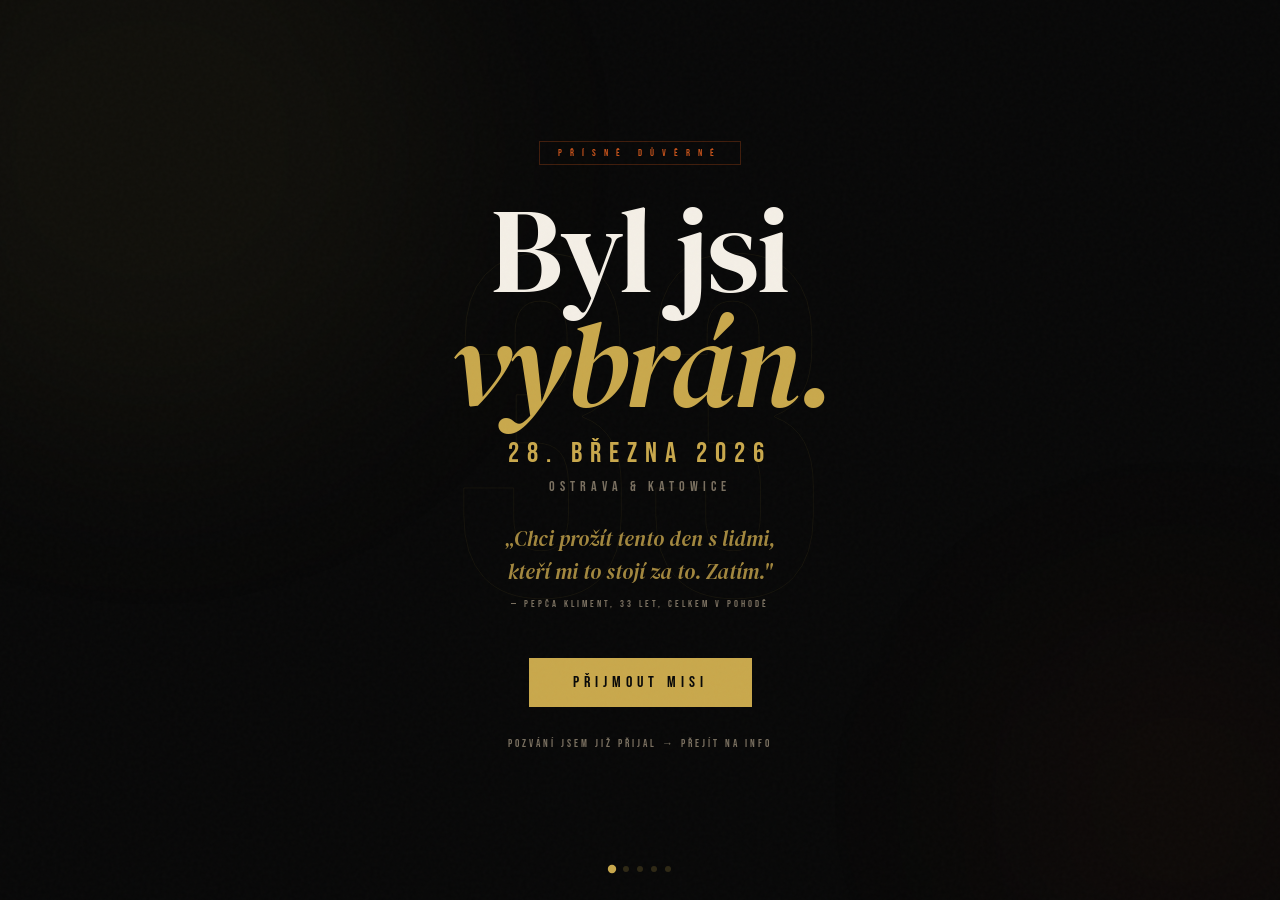
<file: index.html>
<!DOCTYPE html>
<html lang="cs">
<head>
<meta charset="UTF-8">
<meta name="viewport" content="width=device-width, initial-scale=1.0">
<title>The 33 Tour – Pepča Kliment</title>
<meta name="description" content="The 33 Tour – Pepča Kliment slaví 33. narozeniny. 28. března 2026, Ostrava &amp; Katowice. Brunch, Padel Tournament, Night Cap.">
<meta property="og:title" content="The 33 Tour – Pepča Kliment">
<meta property="og:description" content="Pepča slaví 33. narozeniny. Tři zastávky, jeden legendární den. 28. března 2026.">
<meta property="og:type" content="website">
<link href="https://fonts.googleapis.com/css2?family=Bebas+Neue&family=DM+Serif+Display:ital@0;1&family=DM+Sans:ital,wght@0,300;0,400;0,500;1,300&display=swap" rel="stylesheet">
<link rel="stylesheet" href="css/index.css">
</head>
<body>

<!-- BACK NAV -->
<button class="back-nav" id="backNav" onclick="goBack()">Zpět</button>

<!-- PROGRESS DOTS -->
<div class="progress" id="progress">
  <div class="dot active" data-screen="1"></div>
  <div class="dot" data-screen="2"></div>
  <div class="dot" data-screen="3"></div>
  <div class="dot" data-screen="4"></div>
  <div class="dot" data-screen="5"></div>
</div>

<!-- ══════════════════════════════════════
     SCREEN 1 – VYVOLENÝ
══════════════════════════════════════ -->
<div class="screen active" id="s1">
  <div class="screen-bg">
    <div class="orb orb1"></div>
    <div class="orb orb2"></div>
  </div>
  <div class="s1-number">33</div>
  <div class="s1-content">
    <div class="s1-tag a1">Přísně důvěrné</div>
    <div class="big-title a2">Byl jsi<br><em>vybrán.</em></div>
    <div class="s1-date a3">28. března 2026</div>
    <div class="s1-location a3">Ostrava &amp; Katowice</div>
    <div class="s1-quote a4">„Chci prožít tento den s lidmi,<br>kteří mi to stojí za to. Zatím."</div>
    <div class="s1-byline a4">— Pepča Kliment, 33 let, celkem v pohodě</div>
    <button class="btn a5" onclick="goTo(2)">Přijmout misi</button>
    <div class="a5" style="margin-top:16px;">
      <button class="btn-ghost" onclick="window.location.href='info.html'" style="font-size:11px;letter-spacing:3px;">Pozvání jsem již přijal &rarr; přejít na info</button>
    </div>
  </div>
</div>

<!-- ══════════════════════════════════════
     SCREEN 2 – BRIEFING
══════════════════════════════════════ -->
<div class="screen" id="s2">
  <div class="screen-bg">
    <div class="orb orb1"></div>
    <div class="orb orb2"></div>
  </div>
  <div class="s2-content">
    <div class="eyebrow a1">— Briefing —</div>
    <div class="big-title a2" style="font-size:clamp(36px,7vw,78px);">O koho<br><em>vlastně jde?</em></div>
    <p class="body-text a3">
      <strong>Pepča Kliment.</strong> Táta, manžel, padel hráč a celoživotní Gunner.
      Přes týden pomáhá majitelům firem prodat jejich životní dílo za maximální hodnotu,
      přes víkend hraje padel a optimisticky sleduje Arsenal.
    </p>
    <p class="body-text a3">
      Humor má tak plochý, že ho polovina nepochopí a druhá polovina předstírá, že ano.
      Žádná krize středního věku. Jen větší party rozložená přes celý den a dvě země.
    </p>
    <div class="s2-facts a4">
      <div class="s2-fact">
        <span class="s2-fact-num">33</span>
        <span class="s2-fact-lbl">Roků</span>
      </div>
      <div class="s2-fact">
        <span class="s2-fact-num">28/3</span>
        <span class="s2-fact-lbl">Datum</span>
      </div>
      <div class="s2-fact">
        <span class="s2-fact-num">3</span>
        <span class="s2-fact-lbl">Zastávky</span>
      </div>
      <div class="s2-fact">
        <span class="s2-fact-num">2</span>
        <span class="s2-fact-lbl">Země</span>
      </div>
    </div>
    <button class="btn a5" onclick="goTo(3)">Zobrazit program</button>
    <button class="bottom-back a5" onclick="goTo(1)">← zpět</button>
  </div>
</div>

<!-- ══════════════════════════════════════
     SCREEN 3 – THE TOUR
══════════════════════════════════════ -->
<div class="screen" id="s3">
  <div class="screen-bg">
    <div class="orb orb1"></div>
  </div>
  <div class="s3-content">
    <div class="eyebrow a1">— Program dne —</div>
    <div class="big-title a2" style="font-size:clamp(36px,7vw,76px);">The 33 <em>Tour</em></div>
    <div class="subtitle a2">Sobota 28. března 2026 · Ostrava &amp; Katowice</div>
    <div class="s3-stops" id="s3stops">
      <div class="s3-stop">
        <div class="stop-num">01</div>
        <div>
          <div class="stop-date-badge">So 28/3 · Ostrava</div>
          <div class="stop-time">9:00 – 12:00</div>
          <div class="stop-name">Brunch</div>
          <div class="stop-place">Malö kafe · Ostrava</div>
        </div>
      </div>
      <div class="s3-stop">
        <div class="stop-num">02</div>
        <div>
          <div class="stop-date-badge">So 28/3 · Katowice</div>
          <div class="stop-time">15:00 – 18:00</div>
          <div class="stop-name">Padel Tournament</div>
          <div class="stop-place">Padel Academy · Katowice</div>
        </div>
      </div>
      <div class="s3-stop">
        <div class="stop-num">03</div>
        <div>
          <div class="stop-date-badge">So 28/3 · Ostrava</div>
          <div class="stop-time">20:00 – 00:00</div>
          <div class="stop-name">Night Cap</div>
          <div class="stop-place">Nová Plzeňka · Nové Lauby · Ostrava</div>
        </div>
      </div>
    </div>
    <div class="a6" style="text-align:center;">
      <button class="btn" onclick="goTo(4)">Přihlásit se</button>
      <button class="bottom-back" onclick="goTo(2)">← zpět</button>
    </div>
  </div>
</div>

<!-- ══════════════════════════════════════
     SCREEN 4 – REGISTRACE
══════════════════════════════════════ -->
<div class="screen" id="s4">
  <div class="screen-bg">
    <div class="orb orb1"></div>
  </div>
  <div class="s4-content">
    <div class="eyebrow a1">— Registrace · do 10. března 2026 —</div>
    <div class="big-title a2" style="font-size:clamp(30px,6vw,60px);margin-bottom:28px;">Přihlas se<br><em>na tour</em></div>

    <div class="form-section a3">
      <label class="form-label">Jméno</label>
      <div id="namesInputs">
        <input type="text" class="name-input" placeholder="Tvoje jméno…" autocomplete="off"/>
      </div>
    </div>

    <div class="form-section a3">
      <label class="form-label">Přijdete víc? Kolik vás bude?</label>
      <div class="person-count-row">
        <button type="button" class="cnt-btn" onclick="changeCount(-1)">−</button>
        <span id="personCount">1</span>
        <button type="button" class="cnt-btn" onclick="changeCount(1)">+</button>
      </div>
    </div>

    <div class="form-section a4">
      <label class="form-label">Na co přijdete:</label>
      <div class="stop-choices">
        <div class="stop-choice" data-part="brunch" onclick="toggleStopChoice(this)">
          <div class="sc-header">
            <div class="sc-box"></div>
            <div>
              <div class="sc-title">Stop 01 – Brunch</div>
              <div class="sc-meta">9:00–12:00 · Malö kafe · Ostrava</div>
            </div>
          </div>
          <div class="kids-toggle" id="kidsB" onclick="event.stopPropagation();toggleKids(this)">
            <div class="kt-box"></div>
            <span>+ přivedu děti</span>
          </div>
        </div>
        <div class="stop-choice" data-part="padel" onclick="toggleStopChoice(this)">
          <div class="sc-header">
            <div class="sc-box"></div>
            <div>
              <div class="sc-title">Stop 02 – Padel Tournament</div>
              <div class="sc-meta">15:00–18:00 · Padel Academy Katowice</div>
            </div>
          </div>
          <div class="padel-roles" id="padelRolesContainer"></div>
          <div class="kids-toggle" id="kidsP" onclick="event.stopPropagation();toggleKids(this)">
            <div class="kt-box"></div>
            <span>+ přivedu děti (hlídám sám/a)</span>
          </div>
        </div>
        <div class="stop-choice" data-part="bar" onclick="toggleStopChoice(this)">
          <div class="sc-header">
            <div class="sc-box"></div>
            <div>
              <div class="sc-title">Stop 03 – Night Cap</div>
              <div class="sc-meta">20:00–00:00 · Nová Plzeňka · Nové Lauby · Ostrava</div>
            </div>
          </div>
        </div>
      </div>
    </div>

    <div class="form-actions a5">
      <button class="submit-btn" id="submitBtn" onclick="submitReg()">Přihlásit se na tour</button>
      <div class="form-msg" id="formMsg"></div>
      <button class="btn-ghost" onclick="goTo(5)">Vyplním později – chci jen vidět program</button>
      <button class="btn-decline" onclick="goTo(6)">Děkuji za pozvání, nepřijdu</button>
      <button class="bottom-back" onclick="goTo(3)">← zpět na program</button>
    </div>
  </div>
</div>

<!-- ══════════════════════════════════════
     SCREEN 5 – POTVRZENÍ + PŘIHLÁŠENÍ
══════════════════════════════════════ -->
<div class="screen" id="s5">
  <div class="screen-bg">
    <div class="orb orb1"></div>
  </div>
  <div class="s5-content">
    <div class="s5-check a1">✓</div>
    <div class="big-title a2" style="font-size:clamp(36px,7vw,78px);">Jsi <em>na palubě.</em></div>
    <p class="body-text a3">
      Pepča je potěšen. Nebo aspoň neodmítá tvou přítomnost —
      to je u něj vlastně dost silné vyjádření sympatie.
    </p>
    <div class="att-cols a4">
      <div class="att-col">
        <div class="att-col-name">Stop 01 – Brunch</div>
        <div class="att-col-time">9:00 – 12:00 · Ostrava</div>
        <div class="att-big-num" id="cntBrunch">–</div>
        <ul class="att-list" id="lstBrunch"></ul>
      </div>
      <div class="att-col">
        <div class="att-col-name">Stop 02 – Padel</div>
        <div class="att-col-time">15:00 – 18:00 · Katowice</div>
        <div class="att-big-num" id="cntPadel">–</div>
        <ul class="att-list" id="lstPadel"></ul>
      </div>
      <div class="att-col">
        <div class="att-col-name">Stop 03 – Night Cap</div>
        <div class="att-col-time">20:00 – 00:00 · Ostrava</div>
        <div class="att-big-num" id="cntBar">–</div>
        <ul class="att-list" id="lstBar"></ul>
      </div>
    </div>
    <div class="s5-actions a5">
      <button class="s5-link" onclick="goTo(4)">← Upravit registraci</button>
      <button class="s5-link" onclick="copyLink()">Sdílet odkaz</button>
    </div>
  </div>
</div>

<!-- ══════════════════════════════════════
     SCREEN 6 – DĚKUJI ZA POZVÁNÍ
══════════════════════════════════════ -->
<div class="screen" id="s6">
  <div class="screen-bg">
    <div class="orb orb1"></div>
  </div>
  <div class="s6-content">
    <div class="s6-icon a1">🙏</div>
    <div class="big-title a2" style="font-size:clamp(36px,7vw,76px);">Škoda<br><em>tě.</em></div>
    <p class="body-text a3">
      Pepča to chápe. Nebo předstírá, že chápe —<br>
      to je u něj celkem to samé.
    </p>
    <p class="body-text a3" style="font-size:13px; opacity:.7;">
      Pokud si to do <strong>10. března</strong> rozmyslíš,<br>
      odkaz funguje dál.
    </p>
    <button class="btn a4" onclick="goTo(4)" style="background:transparent;color:var(--muted);border:1px solid var(--border);letter-spacing:4px;font-size:13px;padding:12px 32px;">
      No to si děláš srandu ne? To jsi posral! Už nikdy tě nepozvu nikam.
    </button>
  </div>
</div>

<script src="js/app.js?v=2"></script>
</body>
</html>
</file>
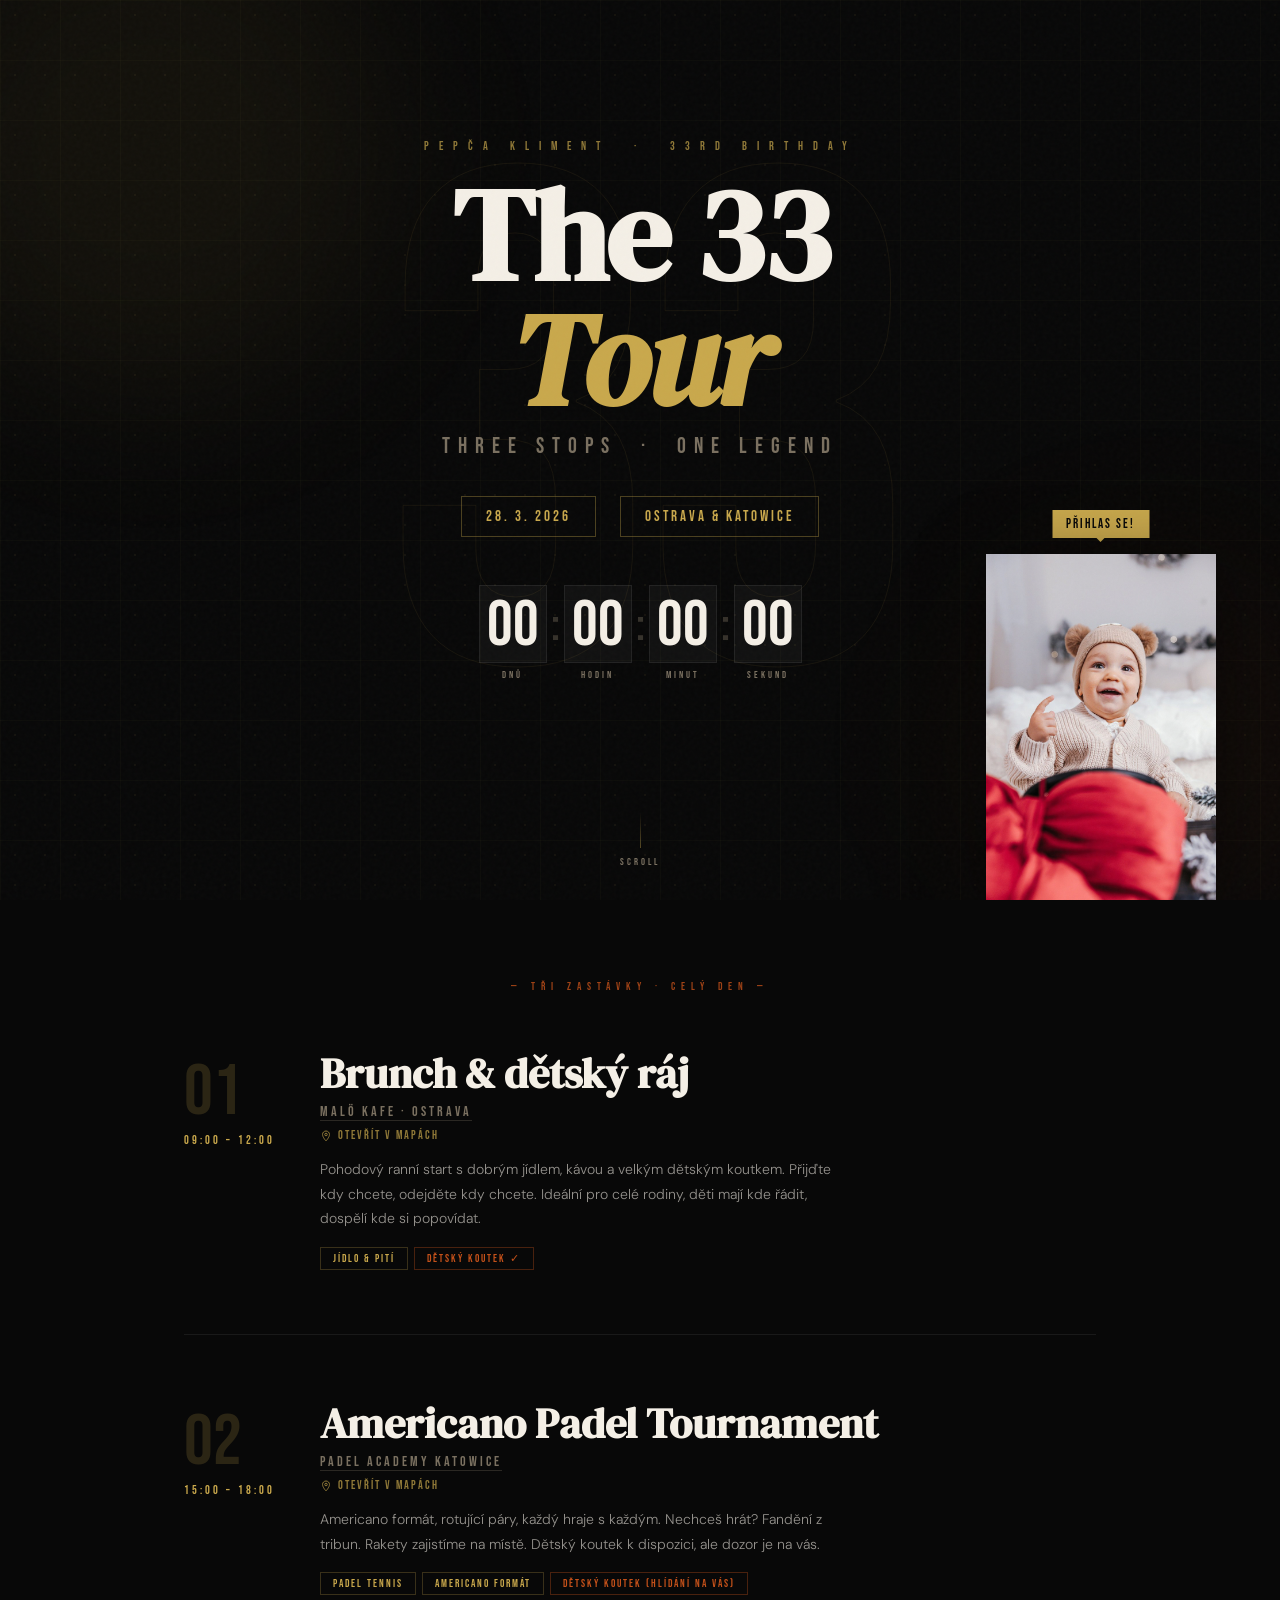
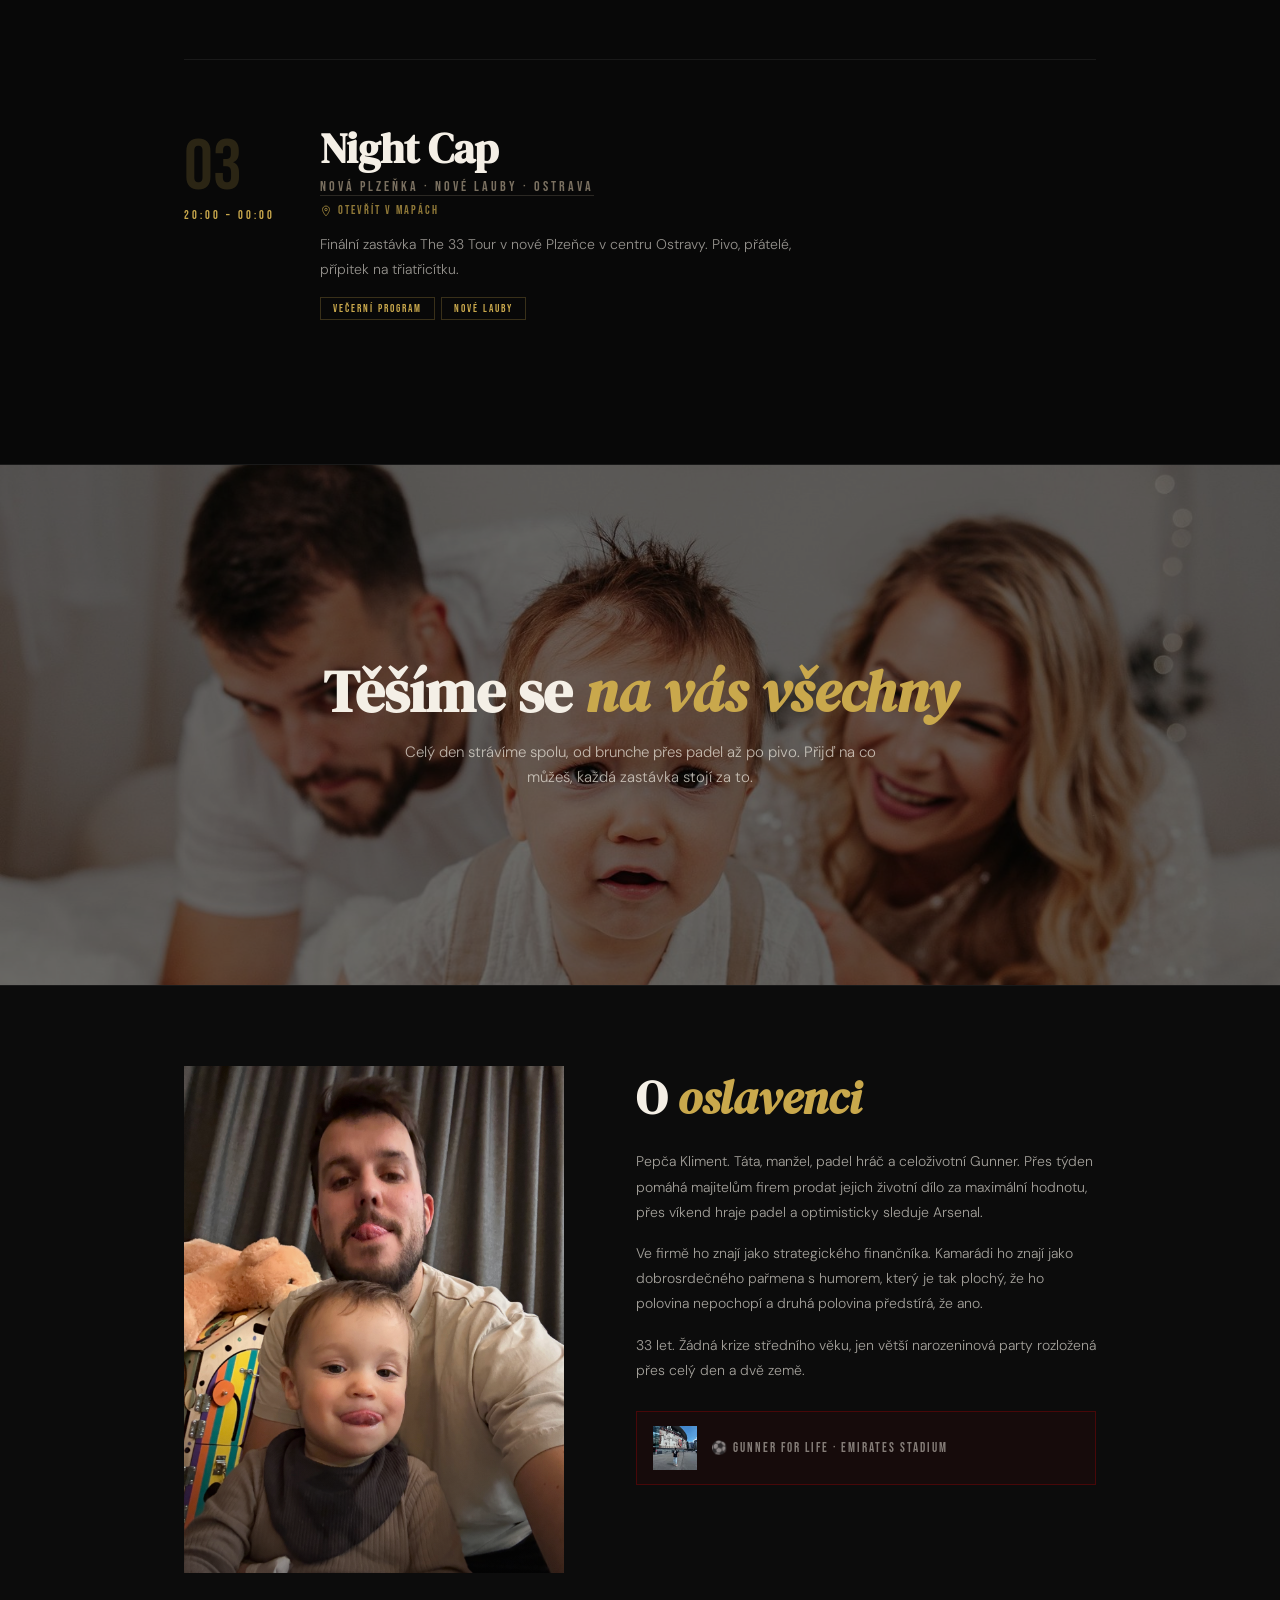
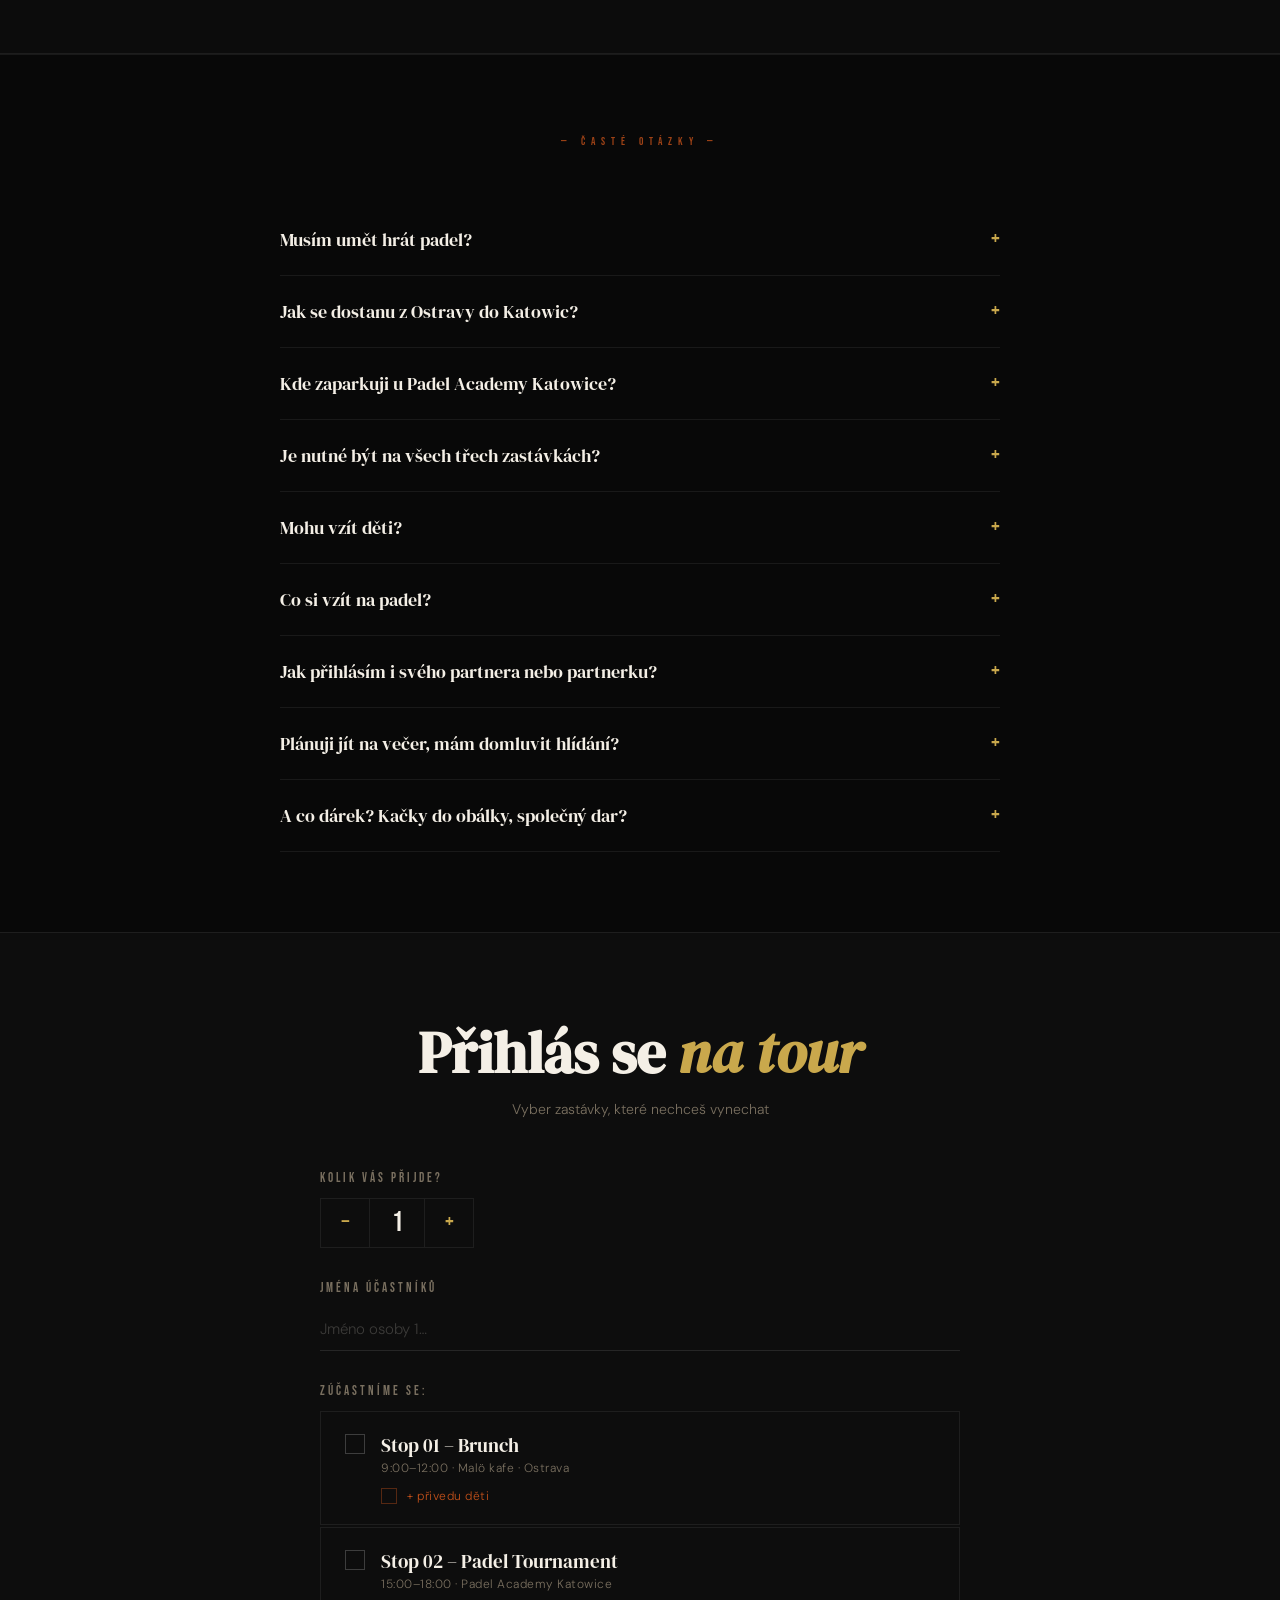
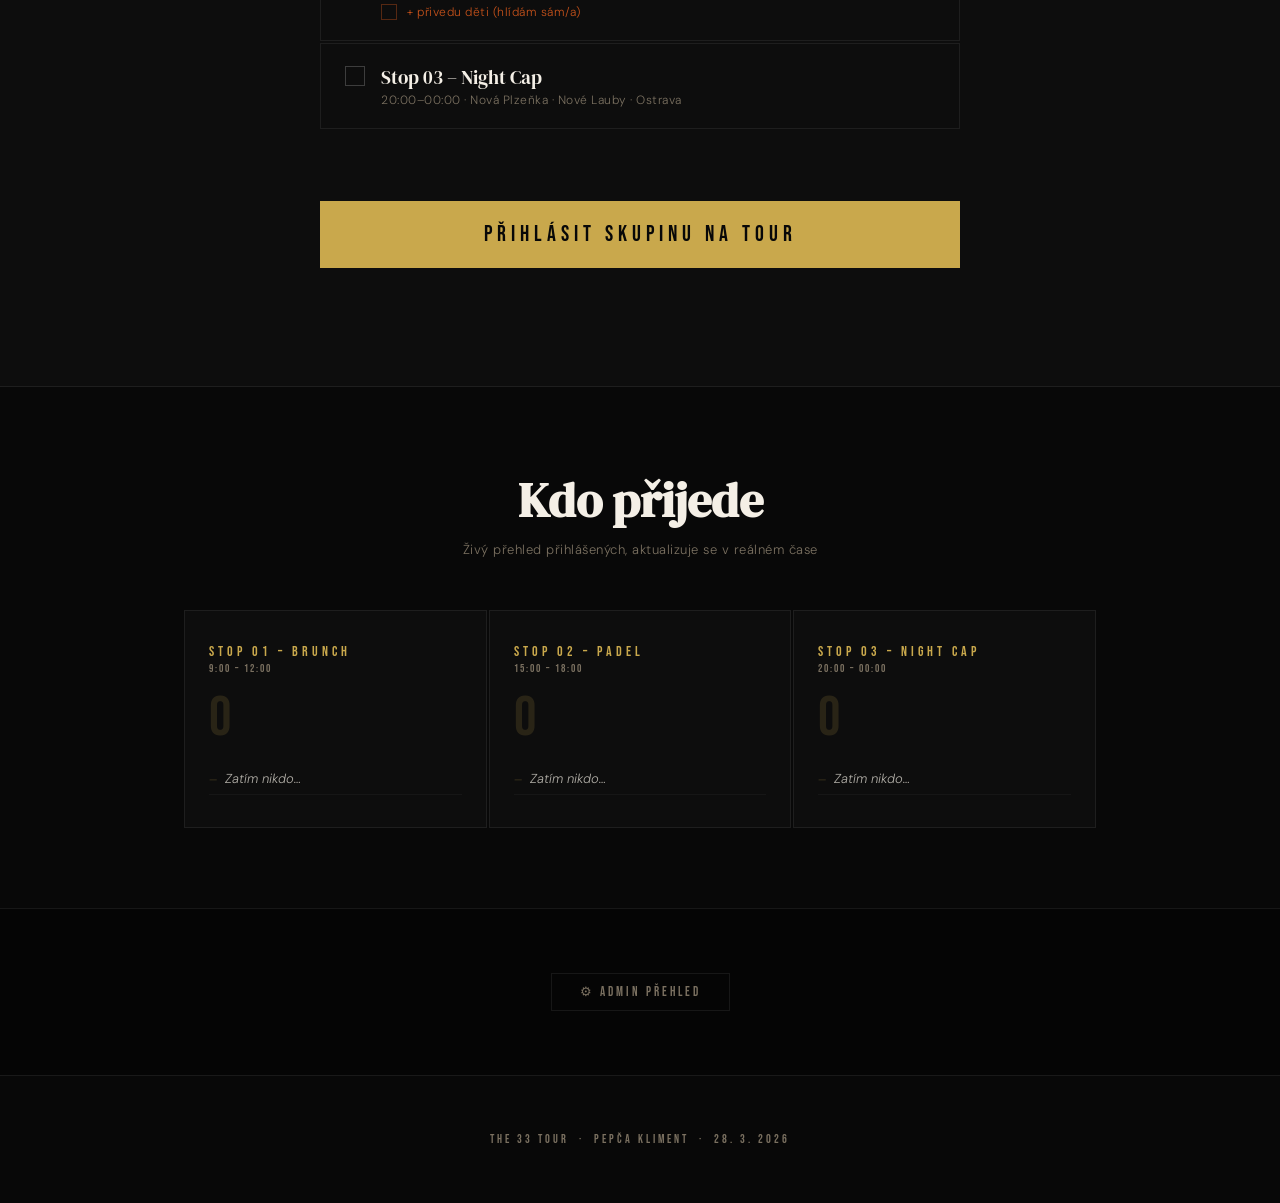
<file: info.html>
<!DOCTYPE html>
<html lang="cs">
<head>
<meta charset="UTF-8">
<meta name="viewport" content="width=device-width, initial-scale=1.0">
<title>The 33 Tour – Pepča Kliment</title>
<meta name="description" content="The 33 Tour – Pepča Kliment slaví 33. narozeniny. 28. března 2026, Ostrava &amp; Katowice. Brunch, Padel Tournament, Night Cap.">
<meta property="og:title" content="The 33 Tour – Pepča Kliment">
<meta property="og:description" content="Pepča slaví 33. narozeniny. Tři zastávky, jeden legendární den. 28. března 2026.">
<meta property="og:type" content="website">
<link href="https://fonts.googleapis.com/css2?family=Bebas+Neue&family=DM+Serif+Display:ital@0;1&family=DM+Sans:ital,wght@0,300;0,400;0,500;1,300&display=swap" rel="stylesheet">
<link rel="stylesheet" href="css/info.css">
</head>
<body>

<!-- DEADLINE BANNER -->
<div class="deadline-banner" id="deadlineBanner">
  Registrace otevřena do <span>10. března 2026</span> &nbsp;·&nbsp; <span id="deadlineCountdown"></span>
</div>

<!-- HERO -->
<section class="hero">
  <div class="hero-pattern">
    <svg preserveAspectRatio="xMidYMid slice">
      <defs>
        <pattern id="grid" width="60" height="60" patternUnits="userSpaceOnUse">
          <path d="M 60 0 L 0 0 0 60" fill="none" stroke="rgba(201,168,76,0.05)" stroke-width="1"/>
        </pattern>
        <pattern id="dots" width="30" height="30" patternUnits="userSpaceOnUse">
          <circle cx="15" cy="15" r="1" fill="rgba(201,168,76,0.08)"/>
        </pattern>
      </defs>
      <rect width="100%" height="100%" fill="url(#grid)"/>
      <rect width="100%" height="100%" fill="url(#dots)"/>
    </svg>
    <div class="glow-orb orb1"></div>
    <div class="glow-orb orb2"></div>
  </div>

  <div class="hero-33-bg">33</div>

  <div class="hero-content">
    <div class="tour-eyebrow">Pepča Kliment &nbsp;·&nbsp; 33rd Birthday</div>
    <h1 class="hero-title">The 33<br><em>Tour</em></h1>
    <div class="hero-tagline">Three Stops &nbsp;·&nbsp; One Legend</div>
    <div class="hero-meta">
      <span class="hero-badge">28. 3. 2026</span>
      <span class="hero-badge">Ostrava &amp; Katowice</span>
    </div>
    <div class="countdown-wrap">
      <div class="cd-unit"><div class="cd-num" id="cd-days">--</div><div class="cd-label">Dnů</div></div>
      <div class="cd-sep">:</div>
      <div class="cd-unit"><div class="cd-num" id="cd-hours">--</div><div class="cd-label">Hodin</div></div>
      <div class="cd-sep">:</div>
      <div class="cd-unit"><div class="cd-num" id="cd-mins">--</div><div class="cd-label">Minut</div></div>
      <div class="cd-sep">:</div>
      <div class="cd-unit"><div class="cd-num" id="cd-secs">--</div><div class="cd-label">Sekund</div></div>
    </div>
  </div>

  <!-- SON POINTER -->
  <a href="#registrace" style="text-decoration:none;">
  <div class="son-wrap">
    <div class="son-bubble">Přihlas se!</div>
    <img src="img/son.jpg" alt="Pepčův syn ukazuje dolů"/>
  </div>
  </a>

  <div class="hero-scroll-hint">scroll</div>
</section>

<!-- STOPS -->
<div class="section-wrap">
  <div class="section-eyebrow">— Tři zastávky · Celý den —</div>

  <div class="stop" data-stop>
    <div class="stop-num-col">
      <div class="stop-index">01</div>
      <div class="stop-time">09:00 – 12:00</div>
    </div>
    <div class="stop-body">
      <h2 class="stop-title">Brunch & dětský ráj</h2>
      <div class="stop-venue"><a href="https://www.google.com/maps/place/Mal%C3%B6+kafe/@49.8365459,18.2937158,17z" target="_blank">Malö kafe · Ostrava</a></div>
      <a class="map-link" href="https://www.google.com/maps/place/Mal%C3%B6+kafe/@49.8365459,18.2937158,17z" target="_blank">
        <svg viewBox="0 0 24 24" fill="none" stroke="currentColor" stroke-width="2"><path d="M12 2C8.13 2 5 5.13 5 9c0 5.25 7 13 7 13s7-7.75 7-13c0-3.87-3.13-7-7-7z"/><circle cx="12" cy="9" r="2.5"/></svg>
        Otevřít v mapách
      </a>
      <p class="stop-desc">Pohodový ranní start s dobrým jídlem, kávou a velkým dětským koutkem. Přijďte kdy chcete, odejděte kdy chcete. Ideální pro celé rodiny, děti mají kde řádit, dospělí kde si popovídat.</p>
      <div class="tags">
        <span class="tag">Jídlo &amp; pití</span>
        <span class="tag kids">Dětský koutek ✓</span>
      </div>
    </div>
  </div>

  <div class="stop" data-stop>
    <div class="stop-num-col">
      <div class="stop-index">02</div>
      <div class="stop-time">15:00 – 18:00</div>
    </div>
    <div class="stop-body">
      <h2 class="stop-title">Americano Padel Tournament</h2>
      <div class="stop-venue"><a href="https://maps.google.com/?q=Padel+Academy+Katowice" target="_blank">Padel Academy Katowice</a></div>
      <a class="map-link" href="https://maps.google.com/?q=Padel+Academy+Katowice" target="_blank">
        <svg viewBox="0 0 24 24" fill="none" stroke="currentColor" stroke-width="2"><path d="M12 2C8.13 2 5 5.13 5 9c0 5.25 7 13 7 13s7-7.75 7-13c0-3.87-3.13-7-7-7z"/><circle cx="12" cy="9" r="2.5"/></svg>
        Otevřít v mapách
      </a>
      <p class="stop-desc">Americano formát, rotující páry, každý hraje s každým. Nechceš hrát? Fandění z tribun. Rakety zajistíme na místě. Dětský koutek k dispozici, ale dozor je na vás.</p>
      <div class="tags">
        <span class="tag">Padel Tennis</span>
        <span class="tag">Americano formát</span>
        <span class="tag kids">Dětský koutek (hlídání na vás)</span>
      </div>
    </div>
  </div>

  <div class="stop" data-stop>
    <div class="stop-num-col">
      <div class="stop-index">03</div>
      <div class="stop-time">20:00 – 00:00</div>
    </div>
    <div class="stop-body">
      <h2 class="stop-title">Night Cap</h2>
      <div class="stop-venue"><a href="https://maps.google.com/?q=Nová+Plzeňka+Nové+Lauby+Ostrava" target="_blank">Nová Plzeňka · Nové Lauby · Ostrava</a></div>
      <a class="map-link" href="https://maps.google.com/?q=Nová+Plzeňka+Nové+Lauby+Ostrava" target="_blank">
        <svg viewBox="0 0 24 24" fill="none" stroke="currentColor" stroke-width="2"><path d="M12 2C8.13 2 5 5.13 5 9c0 5.25 7 13 7 13s7-7.75 7-13c0-3.87-3.13-7-7-7z"/><circle cx="12" cy="9" r="2.5"/></svg>
        Otevřít v mapách
      </a>
      <p class="stop-desc">Finální zastávka The 33 Tour v nové Plzeňce v centru Ostravy. Pivo, přátelé, přípitek na třiatřicítku.</p>
      <div class="tags">
        <span class="tag">Večerní program</span>
        <span class="tag">Nové Lauby</span>
      </div>
    </div>
  </div>
</div>

<!-- FAMILY SECTION -->
<section class="family-section">
  <img class="family-img" src="img/family.jpg" alt="Pepčova rodina"/>
  <div class="family-overlay">
    <h2>Těšíme se <em>na vás všechny</em></h2>
    <p>Celý den strávíme spolu, od brunche přes padel až po pivo. Přijď na co můžeš, každá zastávka stojí za to.</p>
  </div>
</section>

<!-- PEPCA SECTION -->
<section class="pepca-section">
  <div class="pepca-inner">
    <div class="pepca-portrait-col">
      <div class="pepca-portrait-wrap">
        <img src="img/pepca.jpg" alt="Pepča Kliment" class="pepca-portrait"/>
      </div>
    </div>
    <div class="pepca-text">
      <h2>O <em>oslavenci</em></h2>
      <p>Pepča Kliment. Táta, manžel, padel hráč a celoživotní Gunner. Přes týden pomáhá majitelům firem prodat jejich životní dílo za maximální hodnotu, přes víkend hraje padel a optimisticky sleduje Arsenal.</p>
      <p>Ve firmě ho znají jako strategického finančníka. Kamarádi ho znají jako dobrosrdečného pařmena s humorem, který je tak plochý, že ho polovina nepochopí a druhá polovina předstírá, že ano.</p>
      <p>33 let. Žádná krize středního věku, jen větší narozeninová party rozložená přes celý den a dvě země.</p>
      <div class="arsenal-badge-inline">
        <img src="img/arsenal.jpg" alt="Pepča u Emirates"/>
        <span>⚽ Gunner for life · Emirates Stadium</span>
      </div>
    </div>
  </div>
</section>


<!-- FAQ -->
<section class="faq-section">
  <div class="section-wrap">
    <div class="section-eyebrow">— Časté otázky —</div>
    <div class="faq-list">

      <div class="faq-item" data-faq>
        <button class="faq-q" onclick="toggleFaq(this)">
          Musím umět hrát padel?
          <span class="faq-icon">+</span>
        </button>
        <div class="faq-a"><p>Vůbec ne. Americano formát je ideální pro všechny úrovně, rotují páry, každý si zahraje s každým. Rakety zajistíme na místě.</p></div>
      </div>

      <div class="faq-item" data-faq>
        <button class="faq-q" onclick="toggleFaq(this)">
          Jak se dostanu z Ostravy do Katowic?
          <span class="faq-icon">+</span>
        </button>
        <div class="faq-a"><p>Autem cca 45 minut po dálnici. Veřejná doprava je také možná, ale auto je pohodlnější.</p></div>
      </div>

      <div class="faq-item" data-faq>
        <button class="faq-q" onclick="toggleFaq(this)">
          Kde zaparkuji u Padel Academy Katowice?
          <span class="faq-icon">+</span>
        </button>
        <div class="faq-a"><p>Řiď se navigací na Padel Academy Katowice. U vjezdu projedeš závorou, pak objeď halu dokola, parkování najdeš na druhé straně.</p></div>
      </div>

      <div class="faq-item" data-faq>
        <button class="faq-q" onclick="toggleFaq(this)">
          Je nutné být na všech třech zastávkách?
          <span class="faq-icon">+</span>
        </button>
        <div class="faq-a"><p>Vůbec ne. Proto je registrace po zastávkách, přijď jen na brunch, jen na padel nebo jen na večer. Každá zastávka je samostatná a skvělá i bez zbytku.</p></div>
      </div>

      <div class="faq-item" data-faq>
        <button class="faq-q" onclick="toggleFaq(this)">
          Mohu vzít děti?
          <span class="faq-icon">+</span>
        </button>
        <div class="faq-a"><p>Na brunch v Malö kafe rozhodně, je tam velký dětský koutek. Na padel v Katowicích také, ale hlídání je čistě na vás, na kurtu se soustředíme na hru.</p></div>
      </div>

      <div class="faq-item" data-faq>
        <button class="faq-q" onclick="toggleFaq(this)">
          Co si vzít na padel?
          <span class="faq-icon">+</span>
        </button>
        <div class="faq-a"><p>Sportovní oblečení a tenisky nebo padel boty. Rakety zajistíme nebo půjčíme přímo na místě, nemusíš řešit výbavu.</p></div>
      </div>

      <div class="faq-item" data-faq>
        <button class="faq-q" onclick="toggleFaq(this)">
          Jak přihlásím i svého partnera nebo partnerku?
          <span class="faq-icon">+</span>
        </button>
        <div class="faq-a"><p>Ve formuláři níže nastav počet osob na 2 (nebo více) a vyplň jména za celou skupinu najednou. Nemusí se každý přihlašovat zvlášť.</p></div>
      </div>

      <div class="faq-item" data-faq>
        <button class="faq-q" onclick="toggleFaq(this)">
          Plánuji jít na večer, mám domluvit hlídání?
          <span class="faq-icon">+</span>
        </button>
        <div class="faq-a"><p>Rozhodně doporučujeme. Večer v Plzeňce bude bez dětí, takže nezapomeňte včas oslovit babičky nebo jiné dobrovolníky. Začíná to ve 20:00, takže je čas se připravit.</p></div>
      </div>

      <div class="faq-item" data-faq>
        <button class="faq-q" onclick="toggleFaq(this)">
          A co dárek? Kačky do obálky, společný dar?
          <span class="faq-icon">+</span>
        </button>
        <div class="faq-a"><p>Žádný dárek nechci. Nejlepší dárek je, že přijdete a užijeme si společný den. Každý platí sám za sebe, padel je na mě a na večeři přihodím základní budget. Stačí dorazit.</p></div>
      </div>

    </div>
  </div>
</section>

<!-- REGISTRATION -->
<section class="reg-section" id="registrace">
  <div class="section-wrap">
    <div class="reg-header">
      <h2>Přihlás se <em>na tour</em></h2>
      <p id="regSubtitle">Vyber zastávky, které nechceš vynechat</p>
    </div>

    <div style="max-width:640px;margin:0 auto;" id="regFormWrap">
      <div class="form-group">
        <label class="form-label">Kolik vás přijde?</label>
        <div class="person-count-row">
          <button type="button" class="cnt-btn" onclick="changeCount(-1)">−</button>
          <span id="personCount">1</span>
          <button type="button" class="cnt-btn" onclick="changeCount(1)">+</button>
        </div>
      </div>

      <div class="form-group">
        <label class="form-label">Jména účastníků</label>
        <div id="namesInputs">
          <input type="text" class="name-input" placeholder="Jméno osoby 1…" autocomplete="off"/>
        </div>
      </div>

      <div class="form-group">
        <label class="form-label">Zúčastníme se:</label>
        <div class="stop-choices">

          <div class="stop-choice" data-part="brunch" onclick="toggleStopChoice(this)">
            <div class="sc-header">
              <div class="sc-box"></div>
              <div class="sc-info">
                <div class="sc-title">Stop 01 – Brunch</div>
                <div class="sc-meta">9:00–12:00 · Malö kafe · Ostrava</div>
              </div>
            </div>
            <div class="kids-toggle" id="kidsB" onclick="event.stopPropagation();toggleKids(this)">
              <div class="kt-box"></div>
              <span>+ přivedu děti</span>
            </div>
          </div>

          <div class="stop-choice" data-part="padel" onclick="toggleStopChoice(this)">
            <div class="sc-header">
              <div class="sc-box"></div>
              <div class="sc-info">
                <div class="sc-title">Stop 02 – Padel Tournament</div>
                <div class="sc-meta">15:00–18:00 · Padel Academy Katowice</div>
              </div>
            </div>
            <div class="padel-roles" id="padelRolesContainer"></div>
            <div class="kids-toggle" id="kidsP" onclick="event.stopPropagation();toggleKids(this)">
              <div class="kt-box"></div>
              <span>+ přivedu děti (hlídám sám/a)</span>
            </div>
          </div>

          <div class="stop-choice" data-part="bar" onclick="toggleStopChoice(this)">
            <div class="sc-header">
              <div class="sc-box"></div>
              <div class="sc-info">
                <div class="sc-title">Stop 03 – Night Cap</div>
                <div class="sc-meta">20:00–00:00 · Nová Plzeňka · Nové Lauby · Ostrava</div>
              </div>
            </div>
          </div>

        </div>
      </div>

      <button class="submit-btn" id="submitBtn" onclick="submitReg()">Přihlásit skupinu na tour</button>
      <div class="form-msg" id="formMsg"></div>
    </div>

  </div>
</section>

<!-- ATTENDEES -->
<section>
  <div class="section-wrap">
    <div class="att-header">
      <h2>Kdo přijede</h2>
      <p>Živý přehled přihlášených, aktualizuje se v reálném čase</p>
    </div>
    <div class="att-cols">
      <div class="att-col">
        <div class="att-col-name">Stop 01 – Brunch</div>
        <div class="att-col-time">9:00 – 12:00</div>
        <div class="att-big-num" id="cntBrunch">0</div>
        <ul class="att-list" id="lstBrunch"></ul>
      </div>
      <div class="att-col">
        <div class="att-col-name">Stop 02 – Padel</div>
        <div class="att-col-time">15:00 – 18:00</div>
        <div class="att-big-num" id="cntPadel">0</div>
        <ul class="att-list" id="lstPadel"></ul>
      </div>
      <div class="att-col">
        <div class="att-col-name">Stop 03 – Night Cap</div>
        <div class="att-col-time">20:00 – 00:00</div>
        <div class="att-big-num" id="cntBar">0</div>
        <ul class="att-list" id="lstBar"></ul>
      </div>
    </div>
  </div>
</section>

<!-- ADMIN -->
<section class="admin-section">
  <div class="section-wrap" style="padding-top:64px;padding-bottom:64px;">
    <button class="admin-toggle-btn" onclick="toggleAdmin()">⚙ Admin přehled</button>
    <div class="admin-panel" id="adminPanel">
      <div class="pin-gate" id="pinGate">
        <p>Zadej PIN pro přístup</p>
        <input class="pin-input" id="pinInput" type="password" maxlength="4" placeholder="····" onkeydown="if(event.key==='Enter')checkPin()"/>
        <button class="pin-btn" onclick="checkPin()">Vstoupit</button>
        <div class="pin-error" id="pinError"></div>
      </div>
      <div class="admin-content" id="adminContent">
        <div class="admin-summary" id="adminSummary"></div>
        <table class="admin-table">
          <thead>
            <tr>
              <th>Jméno</th><th>Brunch</th><th>Padel</th><th>Role</th><th>Bar</th><th>Děti B</th><th>Děti P</th><th></th>
            </tr>
          </thead>
          <tbody id="adminBody"></tbody>
        </table>
        <button class="export-btn" onclick="exportCSV()">↓ Exportovat CSV</button>
      </div>
    </div>
  </div>
</section>

<footer>The 33 Tour &nbsp;·&nbsp; Pepča Kliment &nbsp;·&nbsp; 28. 3. 2026</footer>

<script src="js/info.js?v=2"></script>
</body>
</html>
</file>
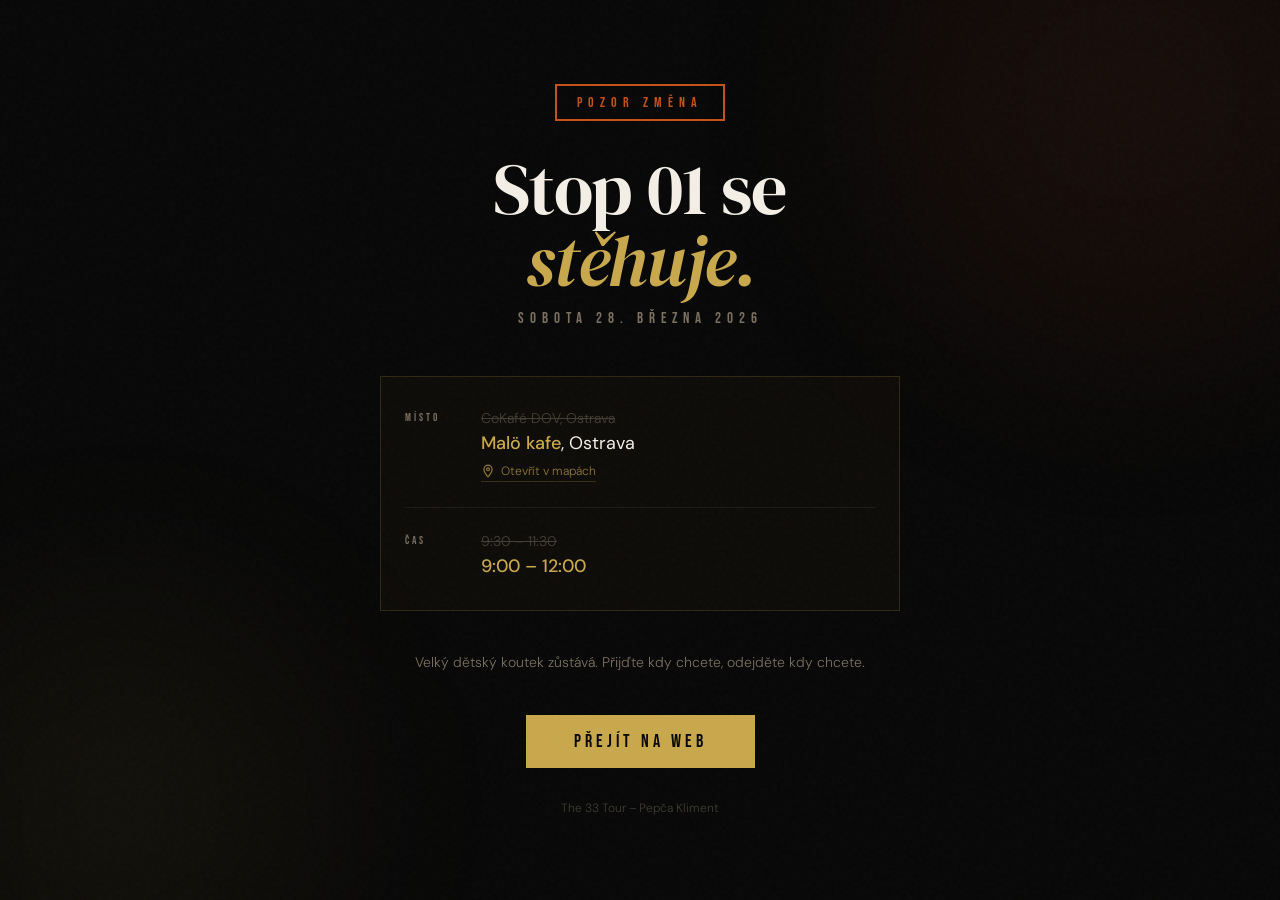
<file: zmena.html>
<!DOCTYPE html>
<html lang="cs">
<head>
<meta charset="UTF-8">
<meta name="viewport" content="width=device-width, initial-scale=1.0">
<title>POZOR ZMĚNA! – The 33 Tour</title>
<meta property="og:title" content="POZOR ZMĚNA! – The 33 Tour">
<meta property="og:description" content="Změna místa brunche! Místo CoKafé DOV se potkáme v Malö kafe. Čas: 9:00–12:00.">
<link href="https://fonts.googleapis.com/css2?family=Bebas+Neue&family=DM+Serif+Display:ital@0;1&family=DM+Sans:ital,wght@0,300;0,400;0,500;1,300&display=swap" rel="stylesheet">
<style>
:root {
  --black: #080808;
  --cream: #f4efe6;
  --gold: #c9a84c;
  --rust: #c4511a;
  --muted: #7a7060;
}
* { margin:0; padding:0; box-sizing:border-box; }
html { height:100%; }
body {
  background:var(--black); color:var(--cream);
  font-family:'DM Sans',sans-serif; font-weight:300;
  min-height:100vh; display:flex; align-items:center; justify-content:center;
  overflow-x:hidden; padding:24px;
}
body::before {
  content:''; position:fixed; inset:0; pointer-events:none; z-index:1000; opacity:.025;
  background-image:url("data:image/svg+xml,%3Csvg viewBox='0 0 256 256' xmlns='http://www.w3.org/2000/svg'%3E%3Cfilter id='noise'%3E%3CfeTurbulence type='fractalNoise' baseFrequency='0.9' numOctaves='4' stitchTiles='stitch'/%3E%3C/filter%3E%3Crect width='100%25' height='100%25' filter='url(%23noise)'/%3E%3C/svg%3E");
}

.orb { position:fixed; border-radius:50%; filter:blur(100px); pointer-events:none; }
.orb1 { width:500px; height:500px; background:rgba(196,81,26,0.08); top:-150px; right:-100px; animation:d1 10s ease-in-out infinite alternate; }
.orb2 { width:400px; height:400px; background:rgba(201,168,76,0.06); bottom:-100px; left:-80px; animation:d2 12s ease-in-out infinite alternate; }
@keyframes d1 { to { transform:translate(-60px,80px); } }
@keyframes d2 { to { transform:translate(40px,-60px); } }

.card {
  position:relative; z-index:2;
  max-width:520px; width:100%; text-align:center;
  animation:rise .8s cubic-bezier(.22,1,.36,1) both;
}
@keyframes rise { from { opacity:0; transform:translateY(30px); } to { opacity:1; transform:translateY(0); } }

.badge {
  display:inline-block;
  border:2px solid var(--rust);
  color:var(--rust);
  font-family:'Bebas Neue',sans-serif;
  font-size:14px; letter-spacing:6px;
  padding:8px 20px;
  margin-bottom:32px;
  animation:pulse 2s ease-in-out infinite;
}
@keyframes pulse { 0%,100% { opacity:1; } 50% { opacity:.6; } }

.title {
  font-family:'DM Serif Display',serif;
  font-size:clamp(42px,9vw,72px);
  line-height:1;
  margin-bottom:12px;
  letter-spacing:-1px;
}
.title em { font-style:italic; color:var(--gold); }

.subtitle {
  font-family:'Bebas Neue',sans-serif;
  font-size:15px; letter-spacing:6px;
  color:var(--muted);
  margin-bottom:48px;
}

.change-box {
  border:1px solid rgba(201,168,76,0.2);
  padding:32px 24px;
  margin-bottom:40px;
  position:relative;
}
.change-box::before {
  content:''; position:absolute; inset:0;
  background:rgba(201,168,76,0.03);
  pointer-events:none;
}

.change-row {
  display:flex; align-items:flex-start; gap:16px;
  text-align:left; position:relative; z-index:1;
}
.change-row + .change-row { margin-top:24px; padding-top:24px; border-top:1px solid rgba(255,255,255,0.06); }

.change-label {
  font-family:'Bebas Neue',sans-serif;
  font-size:11px; letter-spacing:3px;
  color:var(--muted);
  min-width:60px; padding-top:2px;
}
.change-old {
  text-decoration:line-through; color:var(--muted); opacity:.5;
  font-size:14px; margin-bottom:4px;
}
.change-new {
  font-size:18px; font-weight:400; color:var(--cream);
}
.change-new .highlight { color:var(--gold); font-weight:500; }

.map-btn {
  display:inline-flex; align-items:center; gap:6px;
  margin-top:8px; font-size:12px; color:var(--gold); opacity:.7;
  text-decoration:none; border-bottom:1px solid rgba(201,168,76,0.3);
  padding-bottom:2px; transition:opacity .2s;
}
.map-btn:hover { opacity:1; }
.map-btn svg { width:14px; height:14px; }

.note {
  font-size:14px; color:var(--muted);
  margin-bottom:40px; line-height:1.7;
}

.btn {
  display:inline-block;
  background:var(--gold); color:var(--black);
  font-family:'Bebas Neue',sans-serif;
  font-size:18px; letter-spacing:4px;
  padding:16px 48px;
  text-decoration:none;
  transition:transform .2s, box-shadow .2s;
}
.btn:hover { transform:translateY(-2px); box-shadow:0 8px 30px rgba(201,168,76,0.25); }

.footer-note {
  margin-top:32px; font-size:12px; color:var(--muted); opacity:.5;
}
</style>
</head>
<body>

<div class="orb orb1"></div>
<div class="orb orb2"></div>

<div class="card">
  <div class="badge">POZOR ZMĚNA</div>

  <div class="title">Stop 01 se<br><em>stěhuje.</em></div>
  <div class="subtitle">Sobota 28. března 2026</div>

  <div class="change-box">
    <div class="change-row">
      <div class="change-label">Místo</div>
      <div>
        <div class="change-old">CoKafé DOV, Ostrava</div>
        <div class="change-new"><span class="highlight">Malö kafe</span>, Ostrava</div>
        <a class="map-btn" href="https://www.google.com/maps/place/Mal%C3%B6+kafe/@49.8365459,18.2937158,17z" target="_blank">
          <svg viewBox="0 0 24 24" fill="none" stroke="currentColor" stroke-width="2"><path d="M12 2C8.13 2 5 5.13 5 9c0 5.25 7 13 7 13s7-7.75 7-13c0-3.87-3.13-7-7-7z"/><circle cx="12" cy="9" r="2.5"/></svg>
          Otevřít v mapách
        </a>
      </div>
    </div>
    <div class="change-row">
      <div class="change-label">Čas</div>
      <div>
        <div class="change-old">9:30 – 11:30</div>
        <div class="change-new"><span class="highlight">9:00 – 12:00</span></div>
      </div>
    </div>
  </div>

  <p class="note">Velký dětský koutek zůstává. Přijďte kdy chcete, odejděte kdy chcete.</p>

  <a class="btn" href="info.html">Přejít na web</a>

  <div class="footer-note">The 33 Tour – Pepča Kliment</div>
</div>

</body>
</html>
</file>
<file: css/index.css>
:root {
  --black: #080808;
  --cream: #f4efe6;
  --gold: #c9a84c;
  --rust: #c4511a;
  --muted: #7a7060;
  --border: rgba(255,255,255,0.07);
  --dim: rgba(244,239,230,0.55);
}
* { margin:0; padding:0; box-sizing:border-box; }
html { scroll-behavior:smooth; }
body {
  background:var(--black); color:var(--cream);
  font-family:'DM Sans',sans-serif; font-weight:300;
  overflow:hidden; height:100vh; width:100vw;
}
body::before {
  content:''; position:fixed; inset:0; pointer-events:none; z-index:9999; opacity:.022;
  background-image:url("data:image/svg+xml,%3Csvg viewBox='0 0 256 256' xmlns='http://www.w3.org/2000/svg'%3E%3Cfilter id='noise'%3E%3CfeTurbulence type='fractalNoise' baseFrequency='0.9' numOctaves='4' stitchTiles='stitch'/%3E%3C/filter%3E%3Crect width='100%25' height='100%25' filter='url(%23noise)'/%3E%3C/svg%3E");
}

/* ─── SCREENS ─── */
.screen {
  position:fixed; inset:0;
  display:flex; flex-direction:column;
  align-items:center; justify-content:center;
  padding:40px 24px;
  opacity:0; pointer-events:none;
  transition:opacity .65s ease;
  overflow-y:auto;
}
.screen.active { opacity:1; pointer-events:all; }
.screen-bg { position:absolute; inset:0; z-index:0; overflow:hidden; }
.orb { position:absolute; border-radius:50%; filter:blur(100px); pointer-events:none; }

/* ─── TYPOGRAPHY ─── */
.eyebrow {
  font-family:'Bebas Neue',sans-serif; letter-spacing:10px; font-size:11px;
  color:var(--gold); opacity:.7; text-align:center; margin-bottom:20px;
}
.big-title {
  font-family:'DM Serif Display',serif;
  font-size:clamp(52px,10vw,120px); line-height:.95;
  letter-spacing:-2px; text-align:center; margin-bottom:16px;
}
.big-title em { font-style:italic; color:var(--gold); }
.subtitle {
  font-family:'Bebas Neue',sans-serif; font-size:clamp(13px,2vw,18px);
  letter-spacing:6px; color:var(--muted); text-align:center; margin-bottom:36px;
}
.body-text {
  font-size:15px; line-height:1.85; color:var(--dim);
  text-align:center; max-width:520px; margin:0 auto 18px;
}
.body-text strong { color:var(--cream); font-weight:500; }

/* ─── BUTTONS ─── */
.btn {
  display:inline-block; cursor:pointer;
  font-family:'Bebas Neue',sans-serif; font-size:16px; letter-spacing:5px;
  color:var(--black); background:var(--gold);
  padding:15px 44px; border:none;
  transition:background .2s, transform .15s; margin-top:8px;
}
.btn:hover { background:#d4b45a; transform:translateY(-1px); }
.btn-ghost {
  display:inline-block; cursor:pointer;
  font-family:'Bebas Neue',sans-serif; font-size:12px; letter-spacing:4px;
  color:var(--muted); background:transparent; border:none; padding:10px 0;
  transition:color .2s; margin-top:4px;
}
.btn-ghost:hover { color:var(--cream); }
.btn-decline {
  display:inline-block; cursor:pointer;
  font-family:'Bebas Neue',sans-serif; font-size:11px; letter-spacing:3px;
  color:rgba(122,112,96,0.5); background:transparent; border:none; padding:8px 0;
  transition:color .2s; margin-top:2px;
}
.btn-decline:hover { color:var(--muted); }

/* ─── BACK NAV ─── */
.back-nav {
  position:fixed; top:24px; left:24px; z-index:200;
  font-family:'Bebas Neue',sans-serif; font-size:11px; letter-spacing:3px;
  color:var(--muted); cursor:pointer; display:none; align-items:center; gap:8px;
  transition:color .2s; border:none; background:none; padding:0;
}
.back-nav.visible { display:flex; }
.back-nav:hover { color:var(--cream); }
.back-nav::before { content:'←'; font-size:14px; }

/* bottom back link shown on s2, s3, s4 */
.bottom-back {
  display:block; text-align:center; margin-top:28px;
  font-family:'Bebas Neue',sans-serif; font-size:11px; letter-spacing:4px;
  color:rgba(122,112,96,0.45); cursor:pointer; background:none; border:none;
  padding:8px; transition:color .2s;
}
.bottom-back:hover { color:var(--muted); }

/* ─── PROGRESS ─── */
.progress {
  position:fixed; bottom:28px; left:50%; transform:translateX(-50%);
  display:flex; gap:8px; z-index:100;
}
.dot {
  width:6px; height:6px; border-radius:50%;
  background:rgba(201,168,76,0.2);
  transition:background .3s, transform .3s;
  cursor:pointer;
}
.dot.active { background:var(--gold); transform:scale(1.4); cursor:default; }
.dot.done { background:rgba(201,168,76,0.45); }

/* ══════════════════════════════
   SCREEN 1 – VYVOLENÝ
══════════════════════════════ */
#s1 .orb1 { width:600px; height:600px; background:rgba(201,168,76,0.05); top:-150px; left:-150px; animation:drift1 14s ease-in-out infinite alternate; }
#s1 .orb2 { width:400px; height:400px; background:rgba(196,81,26,0.04); bottom:-100px; right:-100px; animation:drift2 11s ease-in-out infinite alternate; }
@keyframes drift1 { to { transform:translate(60px,80px); } }
@keyframes drift2 { to { transform:translate(-40px,-60px); } }

.s1-number {
  position:absolute; font-family:'Bebas Neue',sans-serif;
  font-size:clamp(260px,40vw,480px); line-height:1; color:transparent;
  -webkit-text-stroke:1px rgba(201,168,76,0.07);
  top:50%; left:50%; transform:translate(-50%,-50%);
  user-select:none; pointer-events:none; white-space:nowrap;
}
.s1-content { position:relative; z-index:2; text-align:center; }
.s1-tag {
  display:inline-block; font-family:'Bebas Neue',sans-serif;
  font-size:10px; letter-spacing:8px; color:var(--rust);
  border:1px solid rgba(196,81,26,0.3); padding:5px 18px; margin-bottom:28px;
}
/* BIG DATE on S1 */
.s1-date {
  font-family:'Bebas Neue',sans-serif;
  font-size:clamp(18px,3vw,28px); letter-spacing:8px;
  color:var(--gold); margin-bottom:8px; opacity:.9;
}
.s1-location {
  font-family:'Bebas Neue',sans-serif;
  font-size:clamp(11px,1.5vw,14px); letter-spacing:5px;
  color:var(--muted); margin-bottom:28px;
}
.s1-quote {
  font-family:'DM Serif Display',serif; font-style:italic;
  font-size:clamp(15px,2vw,21px); color:rgba(201,168,76,0.8);
  max-width:500px; margin:0 auto 10px; line-height:1.55;
}
.s1-byline {
  font-size:10px; letter-spacing:3px; color:var(--muted);
  margin-bottom:40px; font-family:'Bebas Neue',sans-serif;
}

/* ══════════════════════════════
   SCREEN 2 – BRIEFING
══════════════════════════════ */
#s2 .orb1 { width:500px; height:500px; background:rgba(196,81,26,0.05); top:-80px; right:-80px; }
#s2 .orb2 { width:300px; height:300px; background:rgba(201,168,76,0.04); bottom:-60px; left:-60px; }

.s2-content { position:relative; z-index:2; text-align:center; max-width:600px; }
.s2-facts {
  display:flex; justify-content:center;
  margin:24px 0 32px; border:1px solid var(--border);
}
.s2-fact {
  padding:14px 24px; border-right:1px solid var(--border); text-align:center; flex:1;
}
.s2-fact:last-child { border-right:none; }
.s2-fact-num { font-family:'Bebas Neue',sans-serif; font-size:30px; color:var(--gold); display:block; }
.s2-fact-lbl { font-family:'Bebas Neue',sans-serif; font-size:10px; letter-spacing:3px; color:var(--muted); }

/* ══════════════════════════════
   SCREEN 3 – THE TOUR
══════════════════════════════ */
#s3 .orb1 { width:700px; height:700px; background:rgba(201,168,76,0.04); top:-200px; left:50%; transform:translateX(-50%); }

.s3-content { position:relative; z-index:2; width:100%; max-width:640px; }
.s3-stops { display:flex; flex-direction:column; margin:24px 0 32px; }
.s3-stop {
  display:grid; grid-template-columns:56px 1fr; gap:20px;
  padding:20px 0; border-bottom:1px solid var(--border);
  opacity:0; transform:translateX(-16px);
  transition:opacity .5s ease, transform .5s ease;
}
.s3-stop.visible { opacity:1; transform:translateX(0); }
.s3-stop:first-child { border-top:1px solid var(--border); }
.stop-num {
  font-family:'Bebas Neue',sans-serif; font-size:42px; line-height:1;
  color:var(--gold); opacity:.2; padding-top:4px;
}
.stop-date-badge {
  display:inline-block; font-family:'Bebas Neue',sans-serif;
  font-size:10px; letter-spacing:3px; color:var(--gold);
  background:rgba(201,168,76,0.08); border:1px solid rgba(201,168,76,0.15);
  padding:2px 8px; margin-bottom:4px;
}
.stop-time { font-family:'Bebas Neue',sans-serif; font-size:11px; letter-spacing:3px; color:var(--rust); margin-bottom:3px; }
.stop-name { font-family:'DM Serif Display',serif; font-size:clamp(17px,2.5vw,24px); margin-bottom:3px; }
.stop-place { font-family:'Bebas Neue',sans-serif; font-size:11px; letter-spacing:2px; color:var(--muted); }

/* ══════════════════════════════
   SCREEN 4 – REGISTRACE
══════════════════════════════ */
#s4 { justify-content:flex-start; padding-top:56px; padding-bottom:90px; overflow-y:auto; }
#s4 .orb1 { width:400px; height:400px; background:rgba(201,168,76,0.04); bottom:-100px; right:-100px; }

.s4-content { position:relative; z-index:2; width:100%; max-width:540px; margin:0 auto; }
.form-section { margin-bottom:22px; }
.form-label {
  font-family:'Bebas Neue',sans-serif; font-size:11px; letter-spacing:4px; color:var(--muted);
  display:block; margin-bottom:10px;
}
.name-input {
  width:100%; background:rgba(255,255,255,.04); border:1px solid var(--border);
  color:var(--cream); font-family:'DM Sans',sans-serif; font-size:15px;
  padding:13px 16px; outline:none; margin-bottom:8px; transition:border-color .2s;
}
.name-input:focus { border-color:rgba(201,168,76,0.4); }
.name-input::placeholder { color:var(--muted); }

.person-count-row { display:flex; align-items:center; gap:16px; }
.cnt-btn {
  width:38px; height:38px; background:rgba(255,255,255,.05); border:1px solid var(--border);
  color:var(--cream); font-size:18px; cursor:pointer; transition:border-color .2s;
}
.cnt-btn:hover { border-color:rgba(201,168,76,0.4); }
#personCount { font-family:'Bebas Neue',sans-serif; font-size:26px; color:var(--gold); min-width:30px; text-align:center; }

.stop-choices { display:flex; flex-direction:column; gap:8px; }
.stop-choice {
  border:1px solid var(--border); padding:13px 15px; cursor:pointer;
  transition:border-color .2s, background .2s;
}
.stop-choice:hover { border-color:rgba(201,168,76,0.25); }
.stop-choice.selected { border-color:rgba(201,168,76,0.5); background:rgba(201,168,76,0.06); }
.sc-header { display:flex; align-items:center; gap:12px; }
.sc-box {
  width:16px; height:16px; border:1px solid rgba(201,168,76,0.35); flex-shrink:0;
  transition:background .2s; position:relative;
}
.stop-choice.selected .sc-box { background:var(--gold); }
.stop-choice.selected .sc-box::after {
  content:''; position:absolute; inset:3px; background:var(--black);
  clip-path:polygon(14% 44%, 0 65%, 50% 100%, 100% 16%, 80% 0%, 43% 62%);
}
.sc-title { font-family:'Bebas Neue',sans-serif; font-size:13px; letter-spacing:2px; }
.sc-meta { font-size:11px; color:var(--muted); margin-top:1px; }

.kids-toggle {
  display:flex; align-items:center; gap:10px; margin-top:10px; padding-top:10px;
  border-top:1px solid var(--border); cursor:pointer; font-size:12px; color:var(--muted);
}
.kt-box { width:12px; height:12px; border:1px solid rgba(122,112,96,.4); flex-shrink:0; transition:background .2s; }
.kids-toggle.on .kt-box { background:var(--rust); border-color:var(--rust); }
.kids-toggle.on { color:var(--cream); }

.padel-roles { padding-left:28px; margin-top:10px; }
.padel-role {
  display:flex; align-items:center; gap:10px; padding:7px 8px; cursor:pointer;
  font-size:12px; color:var(--muted); transition:color .2s; margin-bottom:3px;
}
.padel-role:hover { color:var(--cream); }
.padel-role.role-selected { color:var(--cream); }
.role-dot {
  width:7px; height:7px; border-radius:50%; border:1px solid rgba(201,168,76,.4); flex-shrink:0;
  transition:background .2s, border-color .2s;
}
.padel-role.role-selected .role-dot { background:var(--gold); border-color:var(--gold); }

.form-actions { display:flex; flex-direction:column; align-items:center; gap:6px; margin-top:8px; }
.submit-btn {
  width:100%; font-family:'Bebas Neue',sans-serif; font-size:16px; letter-spacing:5px;
  color:var(--black); background:var(--gold); padding:17px; border:none; cursor:pointer;
  transition:background .2s;
}
.submit-btn:hover { background:#d4b45a; }
.submit-btn:disabled { opacity:.5; cursor:not-allowed; }
.form-msg {
  text-align:center; margin-top:10px; font-family:'Bebas Neue',sans-serif;
  font-size:11px; letter-spacing:2px; min-height:20px;
}
.form-msg.success { color:var(--gold); }
.form-msg.error { color:var(--rust); }

/* ══════════════════════════════
   SCREEN 5 – POTVRZENÍ
══════════════════════════════ */
#s5 { overflow-y:auto; justify-content:flex-start; padding-top:56px; padding-bottom:90px; }
#s5 .orb1 { width:500px; height:500px; background:rgba(201,168,76,0.06); top:-100px; left:50%; transform:translateX(-50%); }

.s5-content { position:relative; z-index:2; width:100%; max-width:680px; margin:0 auto; text-align:center; }
.s5-check {
  width:56px; height:56px; border-radius:50%; border:2px solid var(--gold);
  margin:0 auto 22px; display:flex; align-items:center; justify-content:center; font-size:20px;
}

.att-cols { display:grid; grid-template-columns:repeat(3,1fr); gap:1px; background:var(--border); margin:32px 0 24px; }
.att-col { background:var(--black); padding:18px 12px; text-align:center; }
.att-col-name { font-family:'Bebas Neue',sans-serif; font-size:10px; letter-spacing:3px; color:var(--muted); margin-bottom:2px; }
.att-col-time { font-size:10px; color:rgba(122,112,96,.5); margin-bottom:10px; }
.att-big-num { font-family:'Bebas Neue',sans-serif; font-size:44px; line-height:1; color:var(--gold); margin-bottom:10px; }
.att-list { list-style:none; font-size:12px; color:var(--dim); }
.att-list li { padding:3px 0; border-bottom:1px solid var(--border); }
.att-list li:last-child { border-bottom:none; }
.att-empty { color:var(--muted) !important; font-style:italic; }
.att-role-tag, .att-kids-tag {
  font-family:'Bebas Neue',sans-serif; font-size:9px; letter-spacing:1px;
  padding:1px 5px; border:1px solid rgba(201,168,76,.2); color:var(--gold);
  margin-left:4px; vertical-align:middle;
}
.att-kids-tag { border-color:rgba(196,81,26,.2); color:var(--rust); }

.s5-actions { display:flex; gap:16px; justify-content:center; flex-wrap:wrap; margin-top:8px; }
.s5-link {
  font-family:'Bebas Neue',sans-serif; font-size:11px; letter-spacing:3px;
  color:var(--muted); cursor:pointer; border:none; background:none; padding:6px 0;
  transition:color .2s; border-bottom:1px solid transparent;
}
.s5-link:hover { color:var(--cream); border-bottom-color:var(--border); }

/* ══════════════════════════════
   SCREEN 6 – DĚKUJI ZA POZVÁNÍ
══════════════════════════════ */
#s6 .orb1 { width:500px; height:500px; background:rgba(122,112,96,0.04); top:-100px; left:50%; transform:translateX(-50%); }
.s6-content { position:relative; z-index:2; text-align:center; max-width:520px; }
.s6-icon { font-size:40px; margin-bottom:24px; opacity:.6; }

/* ─── ANIMATIONS ─── */
@keyframes riseUp {
  from { opacity:0; transform:translateY(22px); }
  to   { opacity:1; transform:translateY(0); }
}
.screen.active .a1 { animation:riseUp .8s cubic-bezier(.22,1,.36,1) both .08s; }
.screen.active .a2 { animation:riseUp .8s cubic-bezier(.22,1,.36,1) both .22s; }
.screen.active .a3 { animation:riseUp .8s cubic-bezier(.22,1,.36,1) both .36s; }
.screen.active .a4 { animation:riseUp .8s cubic-bezier(.22,1,.36,1) both .50s; }
.screen.active .a5 { animation:riseUp .8s cubic-bezier(.22,1,.36,1) both .64s; }
.screen.active .a6 { animation:riseUp .8s cubic-bezier(.22,1,.36,1) both .78s; }

@media(max-width:580px) {
  .s2-facts { flex-wrap:wrap; }
  .s2-fact { min-width:50%; border-bottom:1px solid var(--border); }
  .att-cols { grid-template-columns:1fr; }
  .s3-stop { grid-template-columns:42px 1fr; gap:14px; }
  .back-nav { top:16px; left:16px; }
}
</file>
<file: css/info.css>
:root {
  --black: #080808;
  --cream: #f4efe6;
  --gold: #c9a84c;
  --rust: #c4511a;
  --muted: #7a7060;
  --border: rgba(255,255,255,0.07);
}
* { margin:0; padding:0; box-sizing:border-box; }
html { scroll-behavior:smooth; }
body { background:var(--black); color:var(--cream); font-family:'DM Sans',sans-serif; font-weight:300; overflow-x:hidden; }

body::before {
  content:'';
  position:fixed; inset:0; pointer-events:none; z-index:1000; opacity:.025;
  background-image:url("data:image/svg+xml,%3Csvg viewBox='0 0 256 256' xmlns='http://www.w3.org/2000/svg'%3E%3Cfilter id='noise'%3E%3CfeTurbulence type='fractalNoise' baseFrequency='0.9' numOctaves='4' stitchTiles='stitch'/%3E%3C/filter%3E%3Crect width='100%25' height='100%25' filter='url(%23noise)'/%3E%3C/svg%3E");
}

/* HERO */
.hero {
  min-height:100vh; display:flex; flex-direction:column; align-items:center; justify-content:center;
  position:relative; padding:40px 24px 120px; overflow:hidden;
}
.hero-pattern { position:absolute; inset:0; overflow:hidden; }
.hero-pattern svg { position:absolute; width:100%; height:100%; }
.glow-orb { position:absolute; border-radius:50%; filter:blur(80px); pointer-events:none; }
.orb1 { width:500px; height:500px; background:rgba(201,168,76,0.06); top:-100px; left:-100px; animation:drift1 12s ease-in-out infinite alternate; }
.orb2 { width:400px; height:400px; background:rgba(196,81,26,0.05); bottom:-50px; right:-80px; animation:drift2 10s ease-in-out infinite alternate; }
@keyframes drift1 { to { transform:translate(60px,80px); } }
@keyframes drift2 { to { transform:translate(-40px,-60px); } }

.hero-33-bg {
  position:absolute; font-family:'Bebas Neue',sans-serif;
  font-size:clamp(300px,55vw,700px); line-height:1; color:transparent;
  -webkit-text-stroke:1px rgba(201,168,76,0.08); user-select:none;
  letter-spacing:-20px; top:50%; left:50%; transform:translate(-50%,-50%); white-space:nowrap;
}
.hero-content { position:relative; z-index:2; text-align:center; animation:riseUp .9s cubic-bezier(.22,1,.36,1) both .2s; }
.tour-eyebrow { font-family:'Bebas Neue',sans-serif; letter-spacing:10px; font-size:12px; color:var(--gold); margin-bottom:20px; opacity:.7; }
.hero-title { font-family:'DM Serif Display',serif; font-size:clamp(56px,11vw,130px); line-height:.95; margin-bottom:12px; letter-spacing:-2px; }
.hero-title em { font-style:italic; color:var(--gold); }
.hero-tagline { font-family:'Bebas Neue',sans-serif; font-size:clamp(14px,2.5vw,22px); letter-spacing:8px; color:var(--muted); margin-bottom:36px; }
.hero-meta { display:flex; align-items:center; justify-content:center; gap:24px; flex-wrap:wrap; margin-bottom:48px; }
.hero-badge { border:1px solid rgba(201,168,76,0.35); padding:10px 24px; font-family:'Bebas Neue',sans-serif; font-size:15px; letter-spacing:3px; color:var(--gold); }

/* SON POINTER */
.son-wrap { cursor:pointer;
  position:absolute; bottom:0; right:5%; z-index:3; width:clamp(140px,18vw,240px);
  animation:riseUp 1s cubic-bezier(.22,1,.36,1) both .6s;
}
.son-wrap img { width:100%; display:block; object-fit:cover; filter:drop-shadow(0 8px 32px rgba(0,0,0,0.5)); }
.son-bubble {
  position:absolute; top:-44px; left:50%; transform:translateX(-50%);
  background:var(--gold); color:var(--black);
  font-family:'Bebas Neue',sans-serif; font-size:13px; letter-spacing:2px;
  padding:6px 14px; white-space:nowrap;
}
.son-bubble::after {
  content:''; position:absolute; bottom:-8px; left:50%; transform:translateX(-50%);
  border:4px solid transparent; border-top-color:var(--gold);
}

/* COUNTDOWN */
.countdown-wrap { display:flex; gap:4px; justify-content:center; }
.cd-unit { display:flex; flex-direction:column; align-items:center; min-width:68px; }
.cd-num {
  font-family:'Bebas Neue',sans-serif; font-size:clamp(36px,7vw,64px); line-height:1;
  color:var(--cream); background:rgba(255,255,255,0.04); border:1px solid var(--border);
  width:100%; text-align:center; padding:8px 4px 4px; transition:color .3s;
}
.cd-num.pulse { color:var(--gold); }
.cd-label { font-family:'Bebas Neue',sans-serif; font-size:10px; letter-spacing:3px; color:var(--muted); margin-top:6px; }
.cd-sep { font-family:'Bebas Neue',sans-serif; font-size:clamp(28px,5vw,48px); color:var(--muted); align-self:flex-start; padding-top:12px; opacity:.4; }

.hero-scroll-hint {
  position:absolute; bottom:32px; left:50%; transform:translateX(-50%);
  display:flex; flex-direction:column; align-items:center; gap:8px;
  color:var(--muted); font-family:'Bebas Neue',sans-serif; font-size:10px; letter-spacing:3px;
  animation:scrollBounce 2s ease infinite 3s;
}
.hero-scroll-hint::before { content:''; width:1px; height:36px; background:linear-gradient(to bottom,transparent,rgba(201,168,76,.4)); }

/* SECTION */
.section-wrap { max-width:960px; margin:0 auto; padding:80px 24px; }
.section-eyebrow { font-family:'Bebas Neue',sans-serif; letter-spacing:6px; font-size:11px; color:var(--rust); text-align:center; margin-bottom:56px; opacity:.8; }

/* STOPS */
.stop {
  display:grid; grid-template-columns:100px 1fr; gap:36px;
  margin-bottom:64px; padding-bottom:64px; border-bottom:1px solid var(--border);
  opacity:0; transform:translateY(24px); transition:opacity .6s ease,transform .6s ease;
}
.stop.visible { opacity:1; transform:translateY(0); }
.stop:last-child { border-bottom:none; margin-bottom:0; }
.stop-num-col { display:flex; flex-direction:column; align-items:flex-start; padding-top:8px; }
.stop-index { font-family:'Bebas Neue',sans-serif; font-size:72px; line-height:1; color:var(--gold); opacity:.18; }
.stop-time { font-family:'Bebas Neue',sans-serif; font-size:12px; letter-spacing:3px; color:var(--gold); margin-top:4px; white-space:nowrap; }
.stop-body { display:flex; flex-direction:column; gap:0; }
.stop-title { font-family:'DM Serif Display',serif; font-size:clamp(26px,4vw,42px); line-height:1.15; margin-bottom:6px; }
.stop-venue { font-family:'Bebas Neue',sans-serif; font-size:14px; letter-spacing:3px; color:var(--muted); margin-bottom:8px; }
.stop-venue a { color:inherit; text-decoration:none; border-bottom:1px solid rgba(122,112,96,0.3); transition:color .2s,border-color .2s; }
.stop-venue a:hover { color:var(--gold); border-color:var(--gold); }
.map-link { display:inline-flex; align-items:center; gap:6px; font-family:'Bebas Neue',sans-serif; font-size:12px; letter-spacing:2px; color:var(--gold); text-decoration:none; margin-bottom:14px; opacity:.7; transition:opacity .2s; }
.map-link:hover { opacity:1; }
.map-link svg { width:12px; height:12px; }
.stop-desc { font-size:14px; line-height:1.75; color:rgba(244,239,230,0.6); max-width:520px; margin-bottom:16px; }
.tags { display:flex; flex-wrap:wrap; gap:6px; }
.tag { border:1px solid rgba(201,168,76,0.25); padding:4px 12px; font-family:'Bebas Neue',sans-serif; font-size:11px; letter-spacing:2px; color:var(--gold); }
.tag.kids { border-color:rgba(196,81,26,.35); color:var(--rust); }

/* STOP PHOTO */
.stop-photo { width:100%; max-height:340px; object-fit:cover; margin-top:20px; display:block; filter:brightness(.92); }

/* FAMILY SECTION */
.family-section { position:relative; overflow:hidden; border-top:1px solid var(--border); border-bottom:1px solid var(--border); }
.family-img { width:100%; height:clamp(320px,45vw,520px); object-fit:cover; object-position:center 30%; display:block; filter:brightness(.45); }
.family-overlay {
  position:absolute; inset:0; display:flex; flex-direction:column;
  align-items:center; justify-content:center; text-align:center; padding:24px;
}
.family-overlay h2 { font-family:'DM Serif Display',serif; font-size:clamp(28px,5vw,58px); line-height:1.1; margin-bottom:16px; }
.family-overlay h2 em { font-style:italic; color:var(--gold); }
.family-overlay p { font-size:15px; color:rgba(244,239,230,0.7); max-width:480px; line-height:1.7; }

/* PEPCA SECTION */
.pepca-section { background:rgba(255,255,255,.015); border-bottom:1px solid var(--border); }
.pepca-inner { max-width:960px; margin:0 auto; padding:80px 24px; display:grid; grid-template-columns:380px 1fr; gap:72px; align-items:start; }
.pepca-portrait-col { position:relative; }
.pepca-portrait-wrap {
  position:relative;
  overflow:hidden;
}
.pepca-portrait-wrap::before {
  content:'';
  position:absolute;
  inset:0;
  background: linear-gradient(to bottom, transparent 60%, rgba(8,8,8,0.4) 100%);
  z-index:1;
  pointer-events:none;
}
.pepca-portrait {
  width:100%;
  display:block;
  filter:brightness(.95) contrast(1.02);
}
.pepca-text h2 { font-family:'DM Serif Display',serif; font-size:clamp(28px,4vw,46px); margin-bottom:20px; }
.pepca-text h2 em { font-style:italic; color:var(--gold); }
.pepca-text p { font-size:14px; line-height:1.8; color:rgba(244,239,230,.65); margin-bottom:16px; }
.arsenal-badge-inline {
  display:flex;
  align-items:center;
  gap:14px;
  margin-top:28px;
  padding:14px 16px;
  border:1px solid rgba(219,0,7,0.25);
  background:rgba(219,0,7,0.05);
}
.arsenal-badge-inline img {
  width:44px;
  height:44px;
  object-fit:cover;
  flex-shrink:0;
}
.arsenal-badge-inline span {
  font-family:'Bebas Neue',sans-serif;
  font-size:13px;
  letter-spacing:2px;
  color:rgba(244,239,230,.5);
}

/* CARPOOLING */
.carpool-box {
  background:rgba(201,168,76,.06); border:1px solid rgba(201,168,76,.2);
  padding:28px 32px; margin-top:48px;
}
.carpool-box h3 { font-family:'DM Serif Display',serif; font-size:22px; margin-bottom:10px; }
.carpool-box p { font-size:14px; color:rgba(244,239,230,.65); line-height:1.7; }

/* DEADLINE BANNER */
.deadline-banner {
  background:rgba(196,81,26,.12); border:1px solid rgba(196,81,26,.3);
  text-align:center; padding:16px 24px;
  font-family:'Bebas Neue',sans-serif; font-size:15px; letter-spacing:3px; color:var(--rust);
}
.deadline-banner span { color:var(--cream); }

/* FAQ */
.faq-section { border-top:1px solid var(--border); }
.faq-list { max-width:720px; margin:0 auto; }
.faq-item {
  border-bottom:1px solid var(--border); overflow:hidden;
  opacity:0; transform:translateY(16px); transition:opacity .5s ease,transform .5s ease;
}
.faq-item.visible { opacity:1; transform:translateY(0); }
.faq-q {
  width:100%; background:transparent; border:none; color:var(--cream);
  display:flex; justify-content:space-between; align-items:center; gap:16px;
  padding:22px 0; cursor:pointer; text-align:left;
  font-family:'DM Serif Display',serif; font-size:18px;
}
.faq-q:hover { color:var(--gold); }
.faq-icon { font-family:'Bebas Neue',sans-serif; font-size:22px; color:var(--gold); flex-shrink:0; transition:transform .3s; }
.faq-item.open .faq-icon { transform:rotate(45deg); }
.faq-a { max-height:0; overflow:hidden; transition:max-height .4s ease, padding .3s; }
.faq-item.open .faq-a { max-height:300px; padding-bottom:20px; }
.faq-a p { font-size:14px; line-height:1.75; color:rgba(244,239,230,.65); }

/* REGISTRATION */
.reg-section { background:rgba(255,255,255,.02); border-top:1px solid var(--border); border-bottom:1px solid var(--border); }
.reg-header { text-align:center; margin-bottom:52px; }
.reg-header h2 { font-family:'DM Serif Display',serif; font-size:clamp(32px,5vw,58px); margin-bottom:8px; }
.reg-header h2 em { font-style:italic; color:var(--gold); }
.reg-header p { color:var(--muted); font-size:14px; }

.form-group { margin-bottom:32px; }
.form-label { display:block; font-family:'Bebas Neue',sans-serif; font-size:13px; letter-spacing:3px; color:var(--muted); margin-bottom:12px; }

.person-count-row { display:flex; align-items:center; gap:0; width:fit-content; border:1px solid var(--border); }
.cnt-btn { background:transparent; border:none; color:var(--gold); font-size:22px; width:48px; height:48px; cursor:pointer; font-family:'Bebas Neue',sans-serif; transition:background .2s; line-height:1; }
.cnt-btn:hover { background:rgba(201,168,76,.1); }
#personCount { font-family:'Bebas Neue',sans-serif; font-size:28px; color:var(--cream); width:56px; text-align:center; border-left:1px solid var(--border); border-right:1px solid var(--border); height:48px; line-height:48px; user-select:none; }

.name-input { width:100%; background:transparent; border:none; border-bottom:1px solid rgba(255,255,255,.1); padding:11px 0; color:var(--cream); font-family:'DM Sans',sans-serif; font-size:15px; font-weight:300; outline:none; transition:border-color .3s; margin-bottom:12px; display:block; }
.name-input:focus { border-bottom-color:var(--gold); }
.name-input::placeholder { color:rgba(244,239,230,.2); }

.stop-choices { display:flex; flex-direction:column; gap:2px; }
.stop-choice { border:1px solid var(--border); padding:20px 24px; cursor:pointer; transition:border-color .2s,background .2s; user-select:none; }
.stop-choice:hover { border-color:rgba(201,168,76,.3); background:rgba(201,168,76,.03); }
.stop-choice.selected { border-color:var(--gold); background:rgba(201,168,76,.06); }
.sc-header { display:flex; align-items:flex-start; gap:16px; }
.sc-box { width:20px; height:20px; border:1px solid rgba(255,255,255,.2); flex-shrink:0; margin-top:2px; display:flex; align-items:center; justify-content:center; transition:all .2s; }
.stop-choice.selected .sc-box { background:var(--gold); border-color:var(--gold); }
.stop-choice.selected .sc-box::after { content:'✓'; color:var(--black); font-size:12px; font-weight:700; }
.sc-info { flex:1; }
.sc-title { font-family:'DM Serif Display',serif; font-size:19px; margin-bottom:2px; }
.sc-meta { font-size:12px; color:var(--muted); letter-spacing:.5px; }

.padel-roles { display:none; margin-top:16px; margin-left:36px; flex-direction:column; gap:6px; }
.stop-choice.selected .padel-roles { display:flex; }
.padel-role { display:flex; align-items:center; gap:10px; padding:10px 14px; border:1px solid var(--border); cursor:pointer; font-size:13px; color:rgba(244,239,230,.7); transition:all .2s; user-select:none; }
.padel-role:hover { border-color:rgba(201,168,76,.3); color:var(--cream); }
.padel-role.role-selected { border-color:var(--gold); color:var(--cream); }
.padel-role .role-dot { width:10px; height:10px; border-radius:50%; border:1px solid rgba(201,168,76,.4); flex-shrink:0; transition:all .2s; }
.padel-role.role-selected .role-dot { background:var(--gold); border-color:var(--gold); }

.kids-toggle { display:flex; align-items:center; gap:10px; margin-top:12px; margin-left:36px; cursor:pointer; user-select:none; width:fit-content; }
.kids-toggle .kt-box { width:16px; height:16px; border:1px solid rgba(196,81,26,.4); display:flex; align-items:center; justify-content:center; transition:all .2s; flex-shrink:0; }
.kids-toggle.on .kt-box { background:var(--rust); border-color:var(--rust); }
.kids-toggle.on .kt-box::after { content:'✓'; color:#fff; font-size:9px; }
.kids-toggle span { font-size:12px; color:var(--rust); letter-spacing:.5px; }

.submit-btn { width:100%; margin-top:40px; background:var(--gold); color:var(--black); border:none; padding:20px; font-family:'Bebas Neue',sans-serif; font-size:22px; letter-spacing:5px; cursor:pointer; transition:all .2s; position:relative; overflow:hidden; }
.submit-btn::after { content:''; position:absolute; inset:0; background:rgba(255,255,255,.15); transform:translateX(-100%); transition:transform .3s; }
.submit-btn:hover::after { transform:translateX(0); }
.submit-btn:hover { transform:translateY(-2px); box-shadow:0 8px 24px rgba(201,168,76,.2); }
.submit-btn:disabled { opacity:.35; cursor:not-allowed; transform:none; }
.form-msg { text-align:center; margin-top:16px; font-size:14px; min-height:22px; }
.form-msg.success { color:var(--gold); }
.form-msg.error { color:var(--rust); }

/* ATTENDEES */
.att-header { text-align:center; margin-bottom:52px; }
.att-header h2 { font-family:'DM Serif Display',serif; font-size:clamp(28px,4vw,48px); margin-bottom:8px; }
.att-header p { color:var(--muted); font-size:13px; letter-spacing:.5px; }
.att-cols { display:grid; grid-template-columns:repeat(3,1fr); gap:2px; }
.att-col { background:rgba(255,255,255,.02); padding:32px 24px; border:1px solid var(--border); }
.att-col-name { font-family:'Bebas Neue',sans-serif; font-size:14px; letter-spacing:4px; color:var(--gold); margin-bottom:2px; }
.att-col-time { font-size:11px; color:var(--muted); font-family:'Bebas Neue',sans-serif; letter-spacing:2px; margin-bottom:16px; }
.att-big-num { font-family:'Bebas Neue',sans-serif; font-size:56px; color:var(--gold); opacity:.15; line-height:1; margin-bottom:16px; }
.att-list { list-style:none; }
.att-list li { font-size:13px; color:rgba(244,239,230,.7); padding:7px 0; border-bottom:1px solid rgba(255,255,255,.04); display:flex; align-items:baseline; gap:8px; flex-wrap:wrap; }
.att-list li::before { content:'—'; color:var(--gold); opacity:.35; font-size:10px; flex-shrink:0; }
.att-role-tag { font-family:'Bebas Neue',sans-serif; font-size:10px; letter-spacing:1px; color:var(--muted); background:rgba(255,255,255,.04); padding:1px 6px; }
.att-kids-tag { font-family:'Bebas Neue',sans-serif; font-size:10px; color:var(--rust); opacity:.8; }
.att-empty { color:var(--muted); font-size:13px; font-style:italic; }

/* WHATSAPP SHARE */
.share-wrap { text-align:center; margin-top:48px; }
.share-btn { display:inline-flex; align-items:center; gap:10px; border:1px solid rgba(201,168,76,.3); color:var(--gold); background:transparent; padding:14px 28px; font-family:'Bebas Neue',sans-serif; font-size:15px; letter-spacing:3px; cursor:pointer; transition:all .2s; text-decoration:none; }
.share-btn:hover { background:rgba(201,168,76,.08); border-color:var(--gold); }
.copy-btn { margin-left:12px; border-color:rgba(255,255,255,.1); color:var(--muted); }
.copy-btn:hover { border-color:rgba(255,255,255,.3); color:var(--cream); }

/* ADMIN */
.admin-section { border-top:1px solid var(--border); background:rgba(0,0,0,.4); }
.admin-toggle-btn { display:block; width:fit-content; margin:0 auto; background:transparent; border:1px solid var(--border); color:var(--muted); padding:10px 28px; font-family:'Bebas Neue',sans-serif; font-size:13px; letter-spacing:3px; cursor:pointer; transition:all .2s; }
.admin-toggle-btn:hover { border-color:rgba(201,168,76,.3); color:var(--gold); }
.admin-panel { display:none; margin-top:36px; }
.admin-panel.open { display:block; }
.pin-gate { text-align:center; }
.pin-gate p { color:var(--muted); font-size:13px; margin-bottom:16px; }
.pin-input { background:transparent; border:1px solid var(--border); color:var(--cream); font-family:'Bebas Neue',sans-serif; font-size:24px; letter-spacing:8px; text-align:center; padding:14px 24px; width:180px; outline:none; transition:border-color .2s; }
.pin-input:focus { border-color:var(--gold); }
.pin-btn { display:block; width:180px; margin:12px auto 0; background:var(--gold); color:var(--black); border:none; padding:12px; font-family:'Bebas Neue',sans-serif; font-size:16px; letter-spacing:3px; cursor:pointer; }
.pin-error { color:var(--rust); font-size:12px; margin-top:8px; }
.admin-content { display:none; }
.admin-content.open { display:block; }
.admin-summary { display:grid; grid-template-columns:repeat(3,1fr); gap:2px; margin-bottom:36px; }
.admin-sum-box { background:rgba(255,255,255,.03); border:1px solid var(--border); padding:24px 20px; text-align:center; }
.admin-sum-box .big { font-family:'Bebas Neue',sans-serif; font-size:52px; color:var(--gold); line-height:1; }
.admin-sum-box .lbl { font-family:'Bebas Neue',sans-serif; font-size:11px; letter-spacing:3px; color:var(--muted); margin-top:4px; }
.admin-table { width:100%; border-collapse:collapse; font-size:13px; }
.admin-table th { font-family:'Bebas Neue',sans-serif; letter-spacing:2px; font-size:11px; color:var(--muted); text-align:left; padding:8px 12px; border-bottom:1px solid var(--border); }
.admin-table td { padding:10px 12px; border-bottom:1px solid rgba(255,255,255,.03); color:rgba(244,239,230,.75); vertical-align:middle; }
.admin-table tr:last-child td { border-bottom:none; }
.admin-check { color:var(--gold); }
.admin-cross { color:rgba(255,255,255,.12); }
.del-btn { background:transparent; border:1px solid rgba(196,81,26,.3); color:var(--rust); font-family:'Bebas Neue',sans-serif; font-size:11px; letter-spacing:1px; padding:4px 10px; cursor:pointer; transition:all .2s; }
.del-btn:hover { background:rgba(196,81,26,.15); border-color:var(--rust); }
.export-btn { margin-top:24px; background:transparent; border:1px solid var(--border); color:var(--muted); padding:12px 28px; font-family:'Bebas Neue',sans-serif; font-size:14px; letter-spacing:3px; cursor:pointer; transition:all .2s; }
.export-btn:hover { border-color:rgba(201,168,76,.4); color:var(--gold); }

footer { text-align:center; padding:56px 24px; border-top:1px solid var(--border); font-family:'Bebas Neue',sans-serif; font-size:12px; letter-spacing:3px; color:var(--muted); }

@media (max-width:700px) {
  .stop { grid-template-columns:1fr; gap:16px; }
  .stop-num-col { flex-direction:row; align-items:center; gap:12px; }
  .stop-index { font-size:40px; opacity:.3; }
  .att-cols { grid-template-columns:1fr; }
  .admin-summary { grid-template-columns:1fr 1fr; }
  .pepca-inner { grid-template-columns:1fr; gap:36px; }
  .pepca-portrait-wrap { max-width:320px; margin:0 auto; }
  .son-wrap { cursor:pointer; width:clamp(100px,22vw,160px); }
}

@keyframes riseUp { from { opacity:0; transform:translateY(32px); } to { opacity:1; transform:translateY(0); } }
@keyframes scrollBounce { 0%,100% { transform:translateX(-50%) translateY(0); } 50% { transform:translateX(-50%) translateY(8px); } }
</file>
